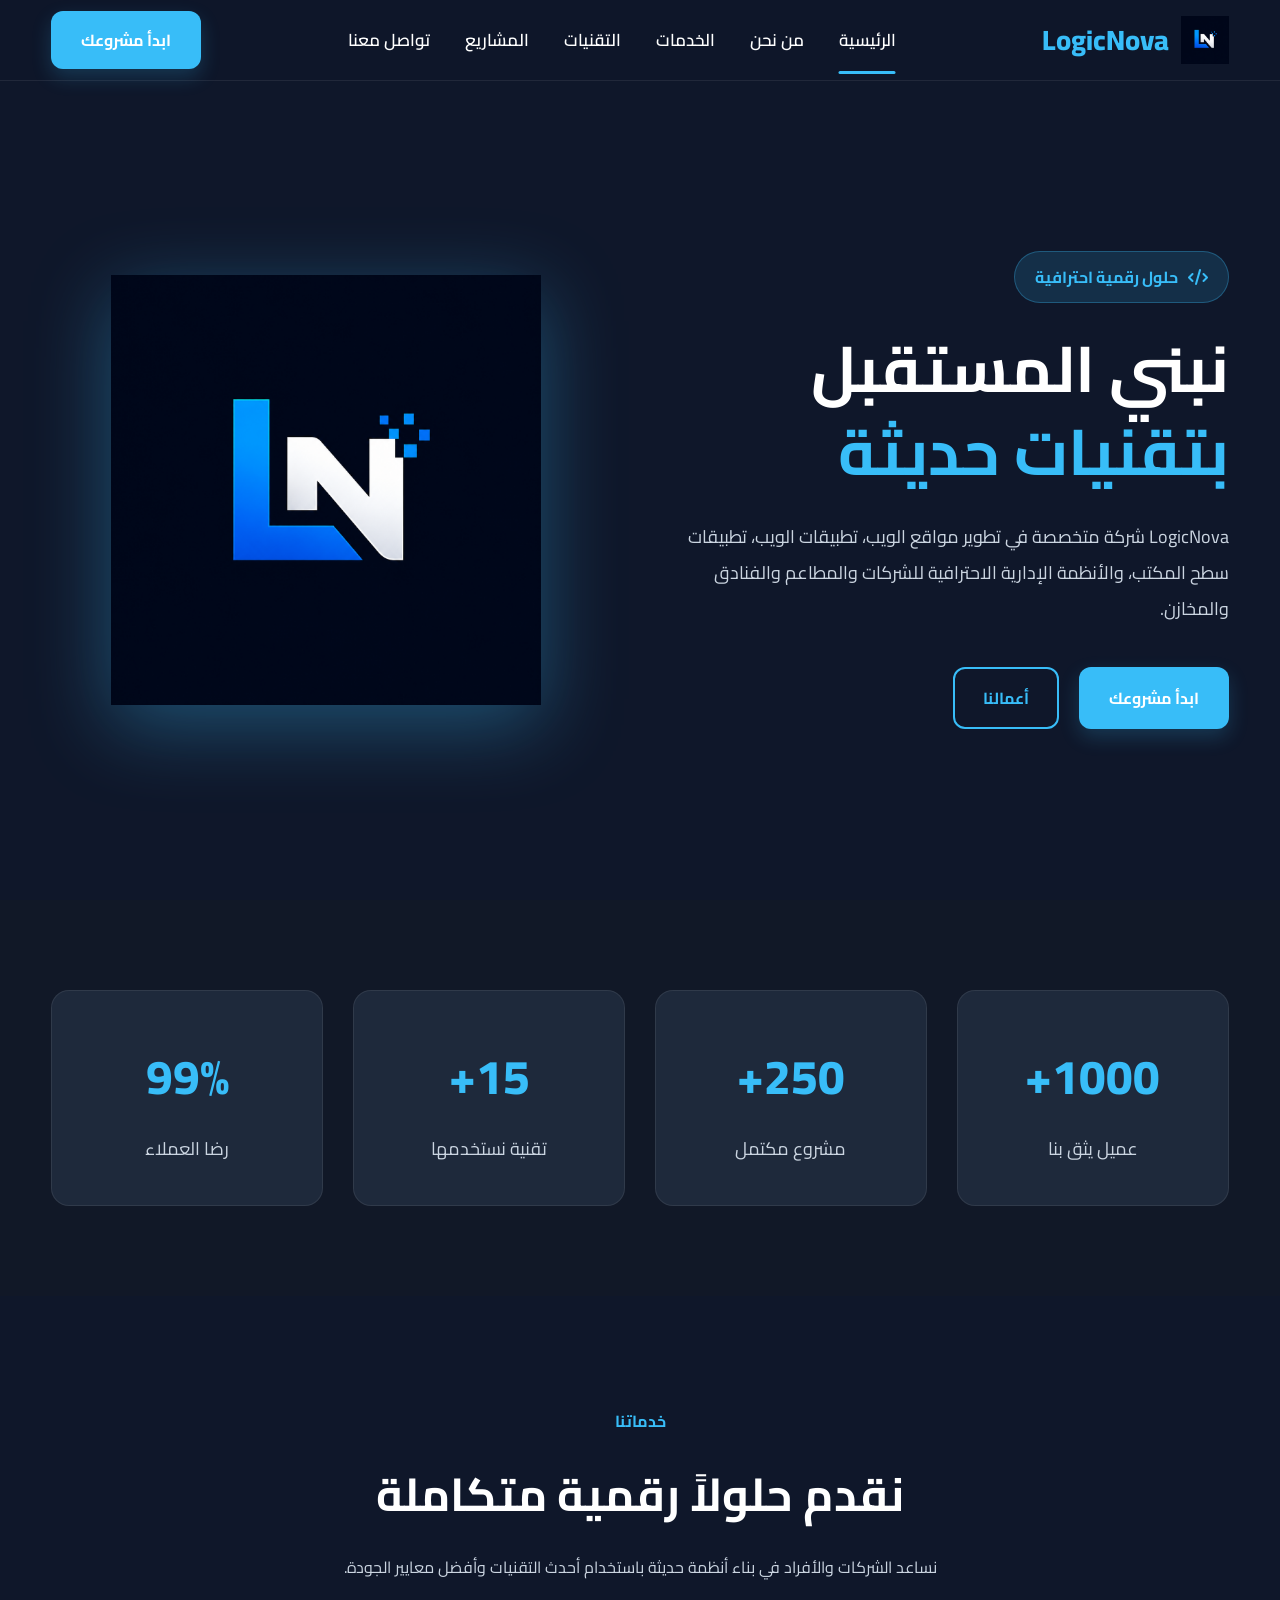
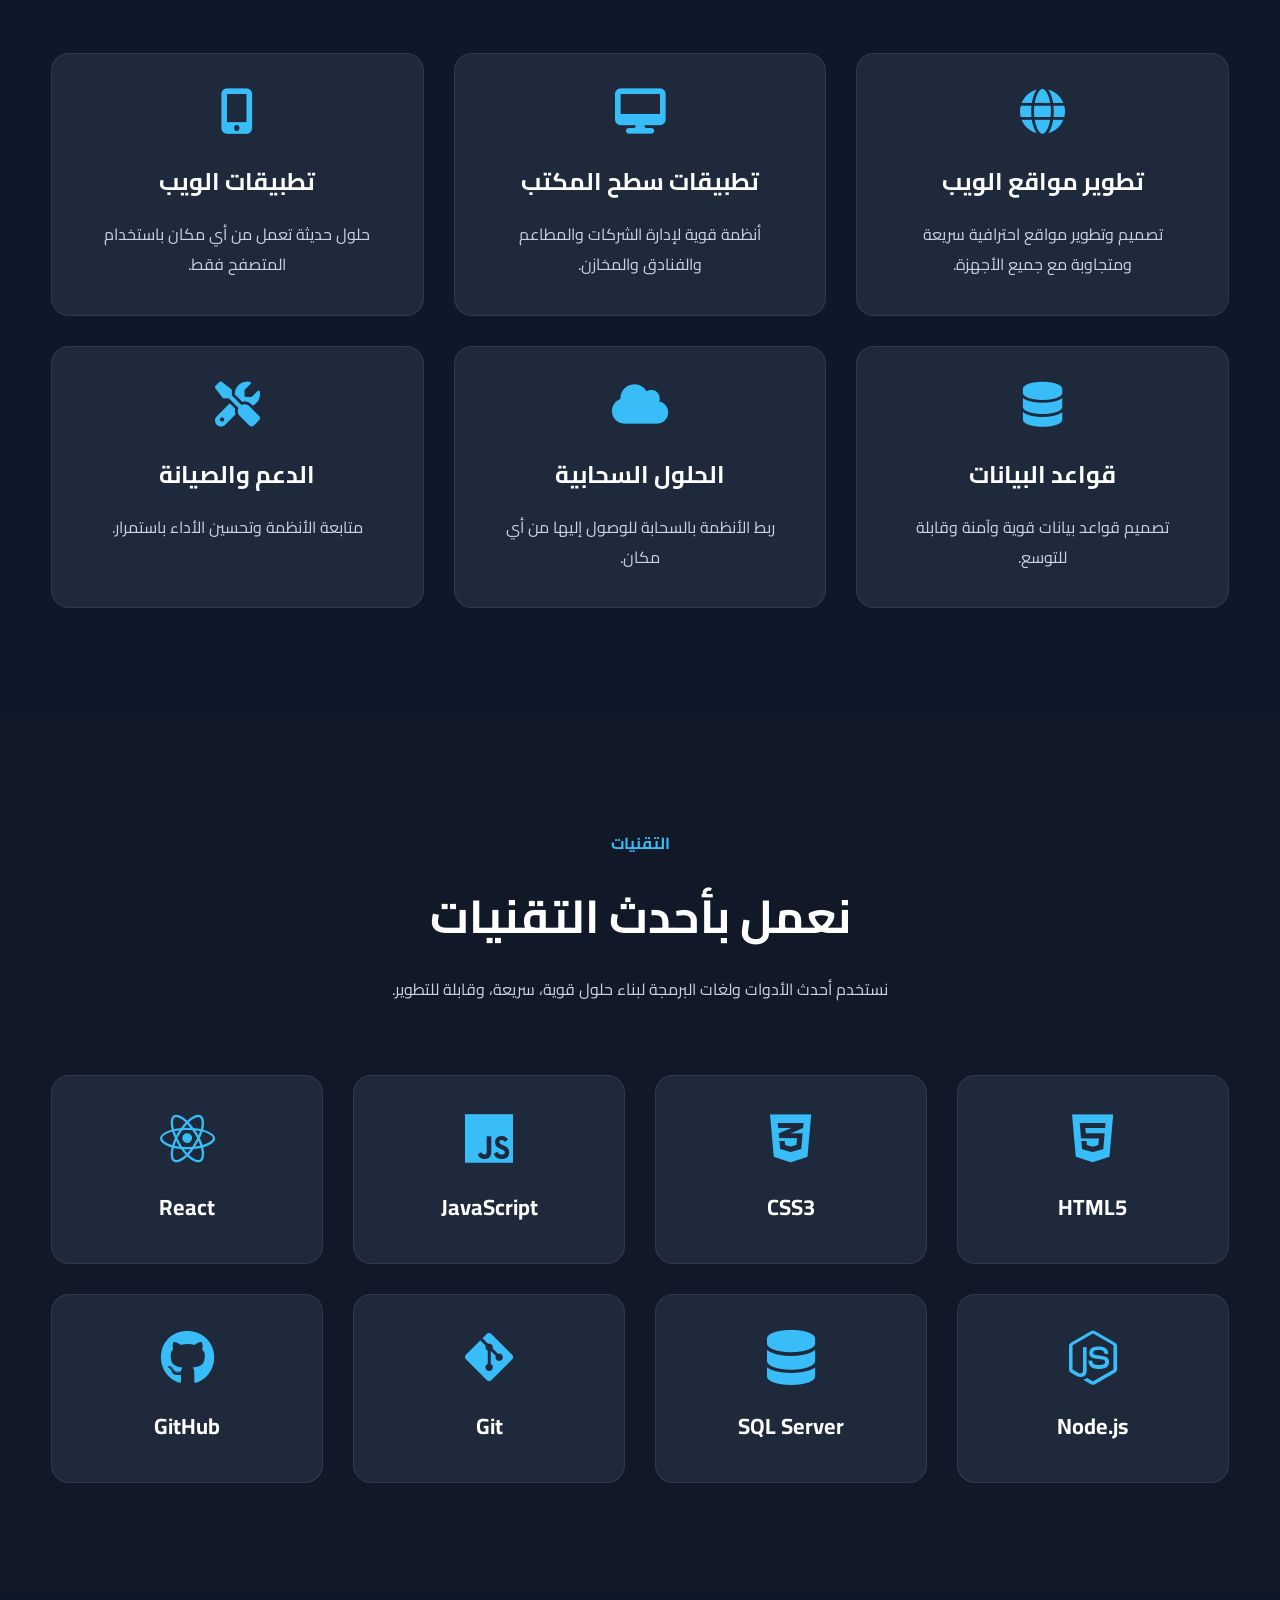
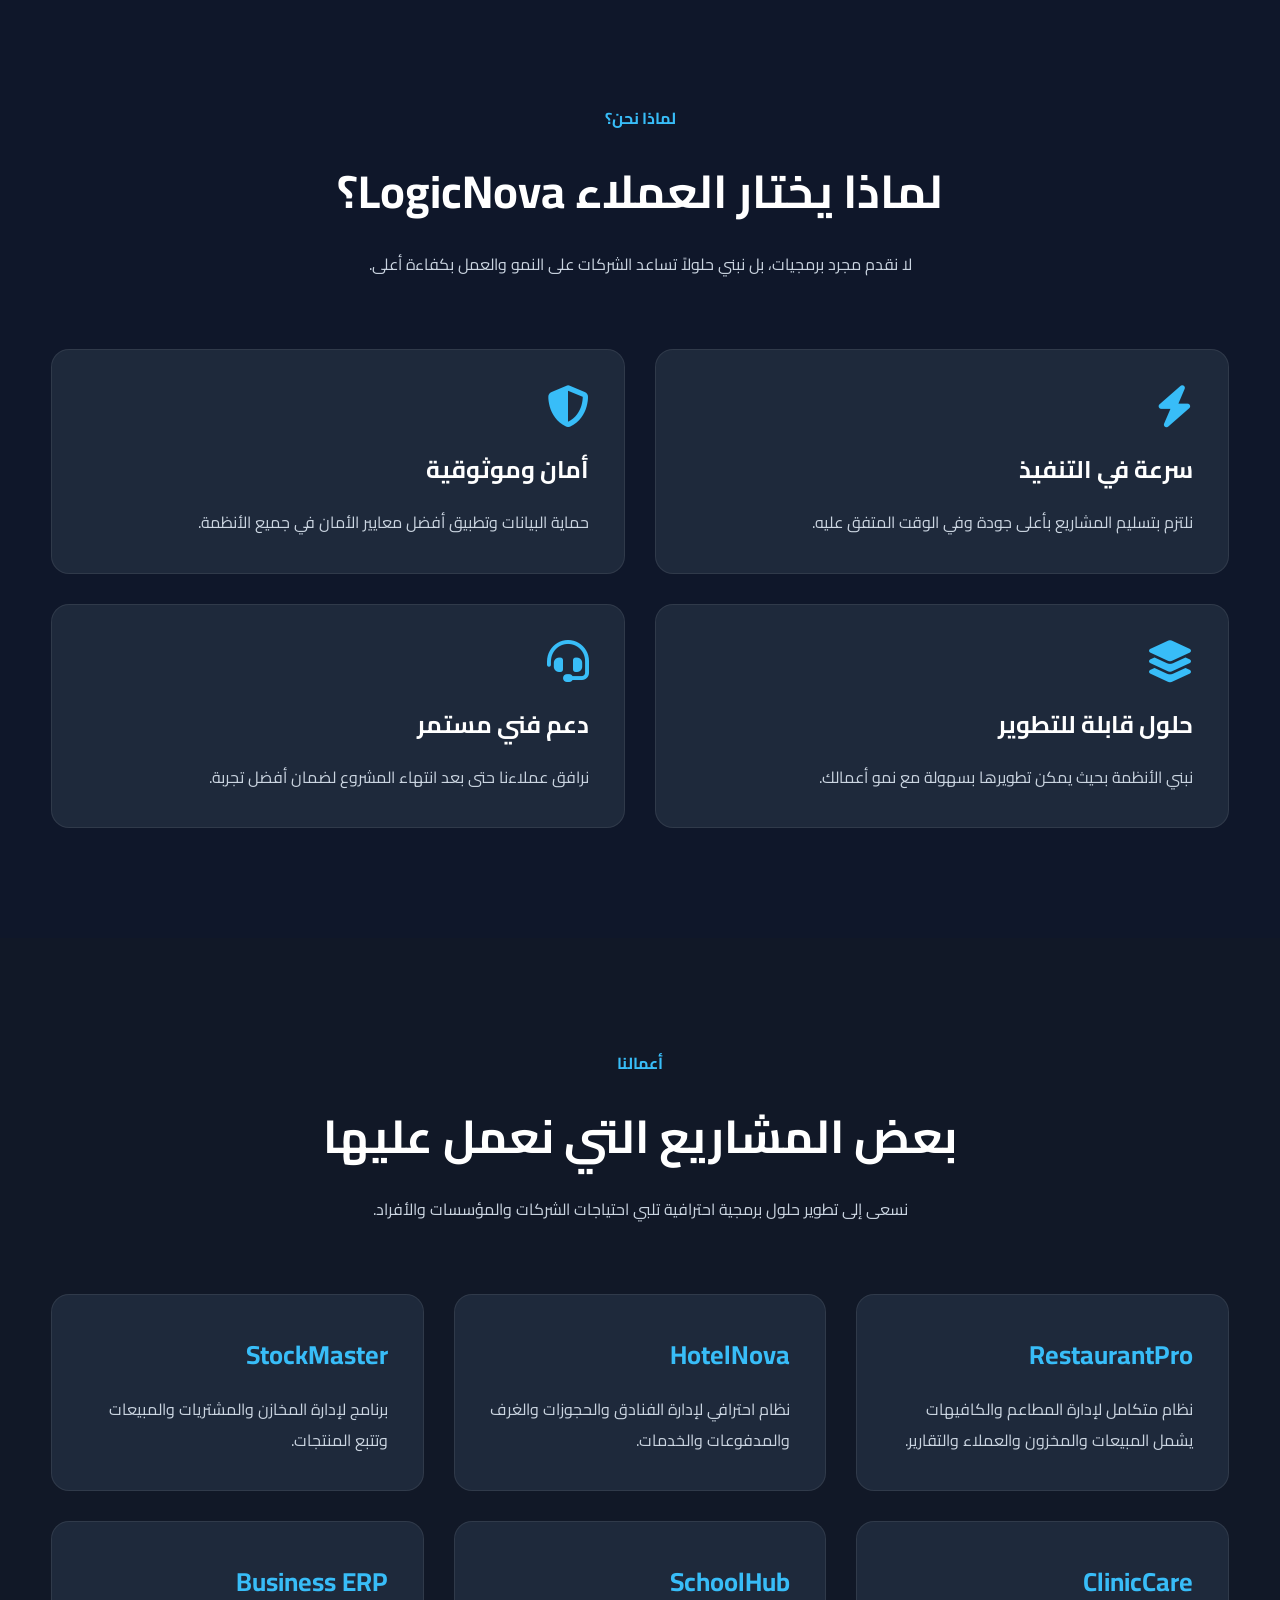
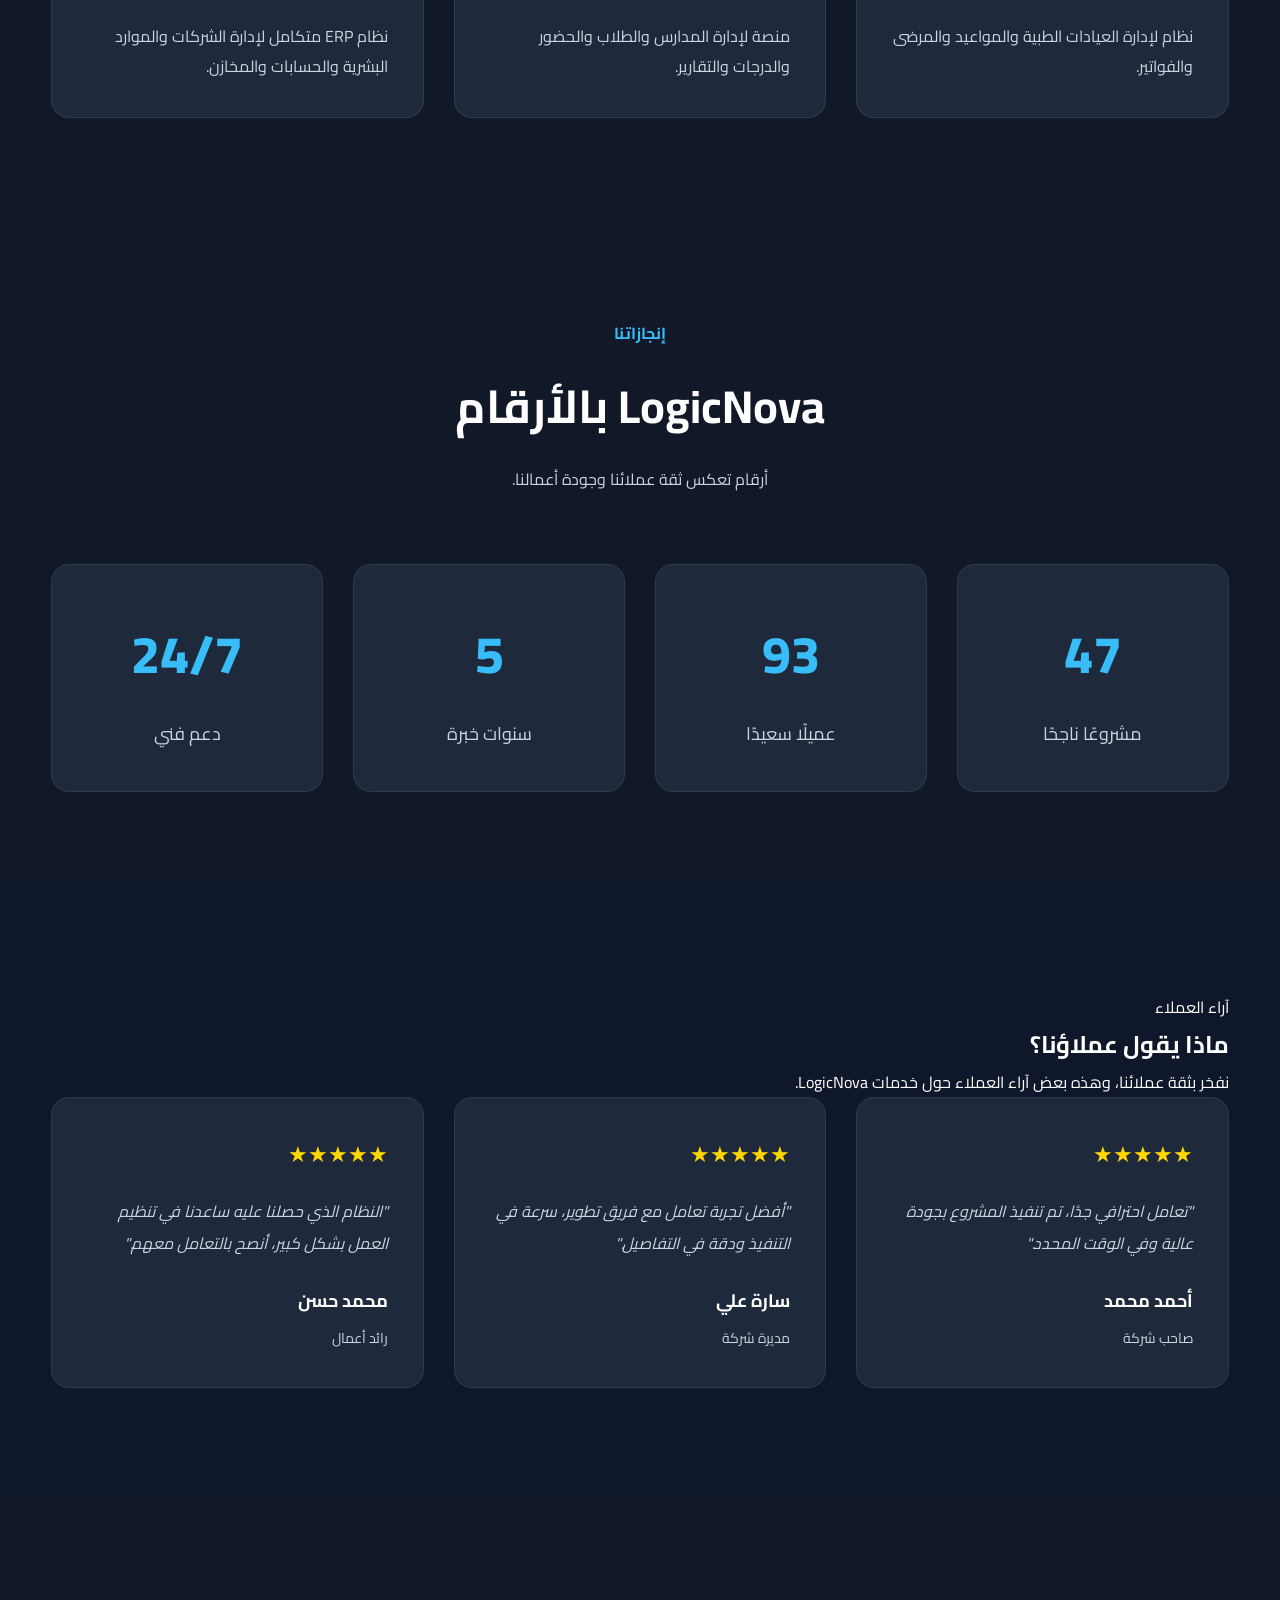
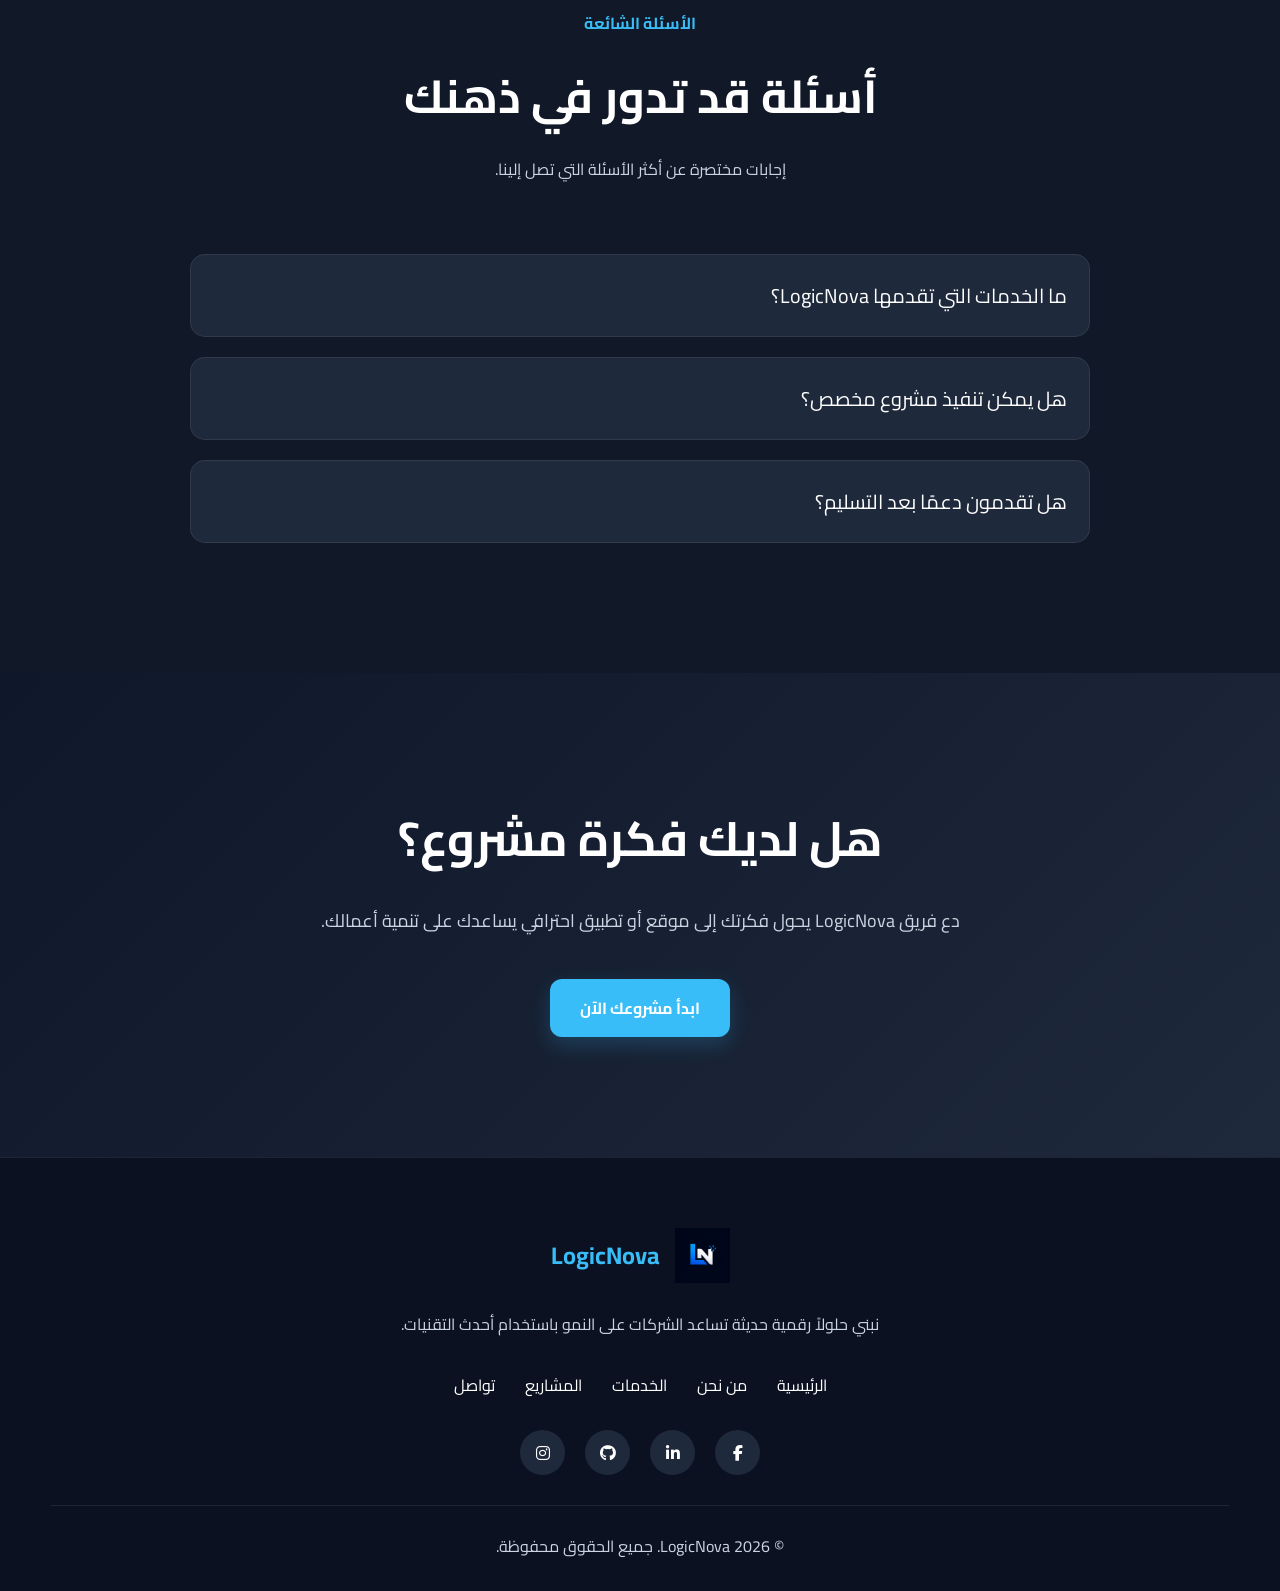
<file: index.html>
<!DOCTYPE html>
<html lang="ar" dir="rtl">

<head>

    <!-- الترميز -->
    <meta charset="UTF-8">

    <!-- التوافق مع جميع الأجهزة -->
    <meta name="viewport" content="width=device-width, initial-scale=1.0">

    <!-- عنوان الصفحة -->
    <title>LogicNova | نبني حلولاً رقمية للمستقبل</title>

    <!-- Google Search Console -->
<meta name="google-site-verification" content="FTLG_TwvMfAm0OCQ9CIM8reVuLt4sKBWLSFWtVhgXYE" />

    <!-- وصف الموقع -->
    <meta name="description"
        content="LogicNova شركة متخصصة في تطوير المواقع الإلكترونية وتطبيقات الويب وسطح المكتب وأنظمة ERP والحلول الرقمية الحديثة.">

    <!-- الكلمات المفتاحية -->
    <meta name="keywords"
        content="LogicNova, برمجة, تصميم مواقع, ERP, Software, Web Development, Desktop Applications">

    <!-- اسم الكاتب -->
    <meta name="author" content="LogicNova Team">

    <!-- السماح بالأرشفة -->
    <meta name="robots" content="index, follow">

    <!-- Canonical -->
    <link rel="canonical" href="https://logicnovateam.github.io/LogicNova/">

    <!-- Open Graph -->
    <meta property="og:type" content="website">
    <meta property="og:title" content="LogicNova | نبني حلولاً رقمية للمستقبل">
    <meta property="og:description"
        content="شركة LogicNova لتطوير المواقع والتطبيقات وأنظمة ERP الاحترافية.">
    <meta property="og:image"
        content="https://logicnovateam.github.io/LogicNova/images/logo.png">
    <meta property="og:url"
        content="https://logicnovateam.github.io/LogicNova/og-image.png">
    <meta property="og:site_name" content="LogicNova">

    <!-- Twitter -->
    <meta name="twitter:card" content="summary_large_image">
    <meta name="twitter:title" content="LogicNova">
    <meta name="twitter:description"
        content="شركة LogicNova للحلول البرمجية الحديثة.">
    <meta name="twitter:image"
        content="https://logicnovateam.github.io/LogicNova/images/logo.png">

    <!-- Favicon -->
    <link rel="icon" type="image/x-icon" href="favicon.ico">

    <!-- Google Fonts -->
    <link rel="preconnect" href="https://fonts.googleapis.com">

    <link rel="preconnect" href="https://fonts.gstatic.com" crossorigin>

    <link href="https://fonts.googleapis.com/css2?family=Cairo:wght@300;400;600;700;800&display=swap"
        rel="stylesheet">

    <!-- Font Awesome -->
    <link rel="stylesheet"
        href="https://cdnjs.cloudflare.com/ajax/libs/font-awesome/6.7.2/css/all.min.css">

    <!-- CSS -->
    <link rel="stylesheet" href="css/style.css">

    <link rel="stylesheet" href="css/responsive.css">

<!-- Google Analytics -->
<script async src="https://www.googletagmanager.com/gtag/js?id=G-9XP853S2KN"></script>
<script>
  window.dataLayer = window.dataLayer || [];
  function gtag(){dataLayer.push(arguments);}
  gtag('js', new Date());

  gtag('config', 'G-9XP853S2KN');
</script>

</head>

<body>
<!-- ========================= -->
<!-- Header -->
<!-- ========================= -->

<header class="header">

    <div class="container">

        <!-- Logo -->

        <a href="index.html" class="logo">

            <img src="images/logo.png" alt="LogicNova Logo">

            <span>LogicNova</span>

        </a>

        <!-- Navigation -->

        <nav class="navbar">

            <ul>

                <li><a href="index.html" class="active">الرئيسية</a></li>

                <li><a href="about.html">من نحن</a></li>

                <li><a href="services.html">الخدمات</a></li>

                <li><a href="technologies.html">التقنيات</a></li>

                <li><a href="projects.html">المشاريع</a></li>

                <li><a href="contact.html">تواصل معنا</a></li>

            </ul>

        </nav>

        <!-- Button -->

        <a href="contact.html" class="btn-primary">

            ابدأ مشروعك

        </a>

    </div>

</header>
<!-- ========================= -->
<!-- Hero -->
<!-- ========================= -->

<section class="hero">

    <div class="container hero-container">

        <div class="hero-content">

            <span class="hero-badge">

                <i class="fa-solid fa-code"></i>

                حلول رقمية احترافية

            </span>

            <h1>

                نبني المستقبل

                <span>بتقنيات حديثة</span>

            </h1>

            <p>

                LogicNova شركة متخصصة في تطوير مواقع الويب،
                تطبيقات الويب، تطبيقات سطح المكتب، والأنظمة الإدارية
                الاحترافية للشركات والمطاعم والفنادق والمخازن.

            </p>

            <div class="hero-buttons">

                <a href="contact.html" class="btn-primary">

                    ابدأ مشروعك

                </a>

                <a href="projects.html" class="btn-secondary">

                    أعمالنا

                </a>

            </div>

        </div>
                <div class="hero-image">

            <img src="images/logo.png" alt="LogicNova Hero">

        </div>

    </div>

</section>
<!-- ========================= -->
<!-- Statistics -->
<!-- ========================= -->

<section class="stats">

    <div class="container">

        <div class="stats-grid">

            <div class="stat-card">

                <h2>1000+</h2>

                <p>عميل يثق بنا</p>

            </div>

            <div class="stat-card">

                <h2>250+</h2>

                <p>مشروع مكتمل</p>

            </div>
                        <div class="stat-card">

                <h2>15+</h2>

                <p>تقنية نستخدمها</p>

            </div>

            <div class="stat-card">

                <h2>99%</h2>

                <p>رضا العملاء</p>

            </div>

        </div>

    </div>

</section>
<!-- ========================= -->
<!-- Services -->
<!-- ========================= -->

<section class="services reveal">

    <div class="container">

        <div class="section-title">

            <span>خدماتنا</span>

            <h2>نقدم حلولاً رقمية متكاملة</h2>

            <p>

                نساعد الشركات والأفراد في بناء أنظمة حديثة
                باستخدام أحدث التقنيات وأفضل معايير الجودة.

            </p>

        </div>

        <div class="services-grid">
                        <div class="service-card">

                <i class="fa-solid fa-globe"></i>

                <h3>تطوير مواقع الويب</h3>

                <p>

                    تصميم وتطوير مواقع احترافية
                    سريعة ومتجاوبة مع جميع الأجهزة.

                </p>

            </div>

            <div class="service-card">

                <i class="fa-solid fa-desktop"></i>

                <h3>تطبيقات سطح المكتب</h3>

                <p>

                    أنظمة قوية لإدارة الشركات
                    والمطاعم والفنادق والمخازن.

                </p>

            </div>

            <div class="service-card">

                <i class="fa-solid fa-mobile-screen-button"></i>

                <h3>تطبيقات الويب</h3>

                <p>

                    حلول حديثة تعمل من أي مكان
                    باستخدام المتصفح فقط.

                </p>

            </div>
                        <div class="service-card">

                <i class="fa-solid fa-database"></i>

                <h3>قواعد البيانات</h3>

                <p>

                    تصميم قواعد بيانات
                    قوية وآمنة وقابلة للتوسع.

                </p>

            </div>

            <div class="service-card">

                <i class="fa-solid fa-cloud"></i>

                <h3>الحلول السحابية</h3>

                <p>

                    ربط الأنظمة بالسحابة
                    للوصول إليها من أي مكان.

                </p>

            </div>

            <div class="service-card">

                <i class="fa-solid fa-screwdriver-wrench"></i>

                <h3>الدعم والصيانة</h3>

                <p>

                    متابعة الأنظمة
                    وتحسين الأداء باستمرار.

                </p>

            </div>

        </div>

    </div>

</section>
<!-- ========================= -->
<!-- Technologies -->
<!-- ========================= -->

<section class="technologies reveal">

    <div class="container">

        <div class="section-title">

            <span>التقنيات</span>

            <h2>نعمل بأحدث التقنيات</h2>

            <p>

                نستخدم أحدث الأدوات ولغات البرمجة
                لبناء حلول قوية، سريعة، وقابلة للتطوير.

            </p>

        </div>

        <div class="tech-grid">
                        <div class="tech-card">
                <i class="fa-brands fa-html5"></i>
                <h3>HTML5</h3>
            </div>

            <div class="tech-card">
                <i class="fa-brands fa-css3-alt"></i>
                <h3>CSS3</h3>
            </div>

            <div class="tech-card">
                <i class="fa-brands fa-js"></i>
                <h3>JavaScript</h3>
            </div>

            <div class="tech-card">
                <i class="fa-brands fa-react"></i>
                <h3>React</h3>
            </div>
                        <div class="tech-card">
                <i class="fa-brands fa-node-js"></i>
                <h3>Node.js</h3>
            </div>

            <div class="tech-card">
                <i class="fa-solid fa-database"></i>
                <h3>SQL Server</h3>
            </div>

            <div class="tech-card">
                <i class="fa-brands fa-git-alt"></i>
                <h3>Git</h3>
            </div>

            <div class="tech-card">
                <i class="fa-brands fa-github"></i>
                <h3>GitHub</h3>
            </div>

        </div>

    </div>

</section>
<!-- ========================= -->
<!-- Why Choose LogicNova -->
<!-- ========================= -->

<section class="why-us">

    <div class="container">

        <div class="section-title">

            <span>لماذا نحن؟</span>

            <h2>لماذا يختار العملاء LogicNova؟</h2>

            <p>

                لا نقدم مجرد برمجيات، بل نبني حلولاً تساعد
                الشركات على النمو والعمل بكفاءة أعلى.

            </p>

        </div>

        <div class="why-grid">
                        <div class="why-card">

                <i class="fa-solid fa-bolt"></i>

                <h3>سرعة في التنفيذ</h3>

                <p>

                    نلتزم بتسليم المشاريع بأعلى جودة
                    وفي الوقت المتفق عليه.

                </p>

            </div>

            <div class="why-card">

                <i class="fa-solid fa-shield-halved"></i>

                <h3>أمان وموثوقية</h3>

                <p>

                    حماية البيانات وتطبيق أفضل
                    معايير الأمان في جميع الأنظمة.

                </p>

            </div>

            <div class="why-card">

                <i class="fa-solid fa-layer-group"></i>

                <h3>حلول قابلة للتطوير</h3>

                <p>

                    نبني الأنظمة بحيث يمكن
                    تطويرها بسهولة مع نمو أعمالك.

                </p>

            </div>

            <div class="why-card">

                <i class="fa-solid fa-headset"></i>

                <h3>دعم فني مستمر</h3>

                <p>

                    نرافق عملاءنا حتى بعد
                    انتهاء المشروع لضمان أفضل تجربة.

                </p>

            </div>

        </div>

    </div>

</section>
<!-- ========================= -->
<!-- Projects -->
<!-- ========================= -->

<section class="projects reveal">

    <div class="container">

        <div class="section-title">

            <span>أعمالنا</span>

            <h2>بعض المشاريع التي نعمل عليها</h2>

            <p>

                نسعى إلى تطوير حلول برمجية احترافية تلبي احتياجات
                الشركات والمؤسسات والأفراد.

            </p>

        </div>

        <div class="projects-grid">
                        <div class="project-card">

                <h3>RestaurantPro</h3>

                <p>

                    نظام متكامل لإدارة المطاعم والكافيهات
                    يشمل المبيعات والمخزون والعملاء والتقارير.

                </p>

            </div>

            <div class="project-card">

                <h3>HotelNova</h3>

                <p>

                    نظام احترافي لإدارة الفنادق والحجوزات
                    والغرف والمدفوعات والخدمات.

                </p>

            </div>

            <div class="project-card">

                <h3>StockMaster</h3>

                <p>

                    برنامج لإدارة المخازن والمشتريات
                    والمبيعات وتتبع المنتجات.

                </p>

            </div>
                        <div class="project-card">

                <h3>ClinicCare</h3>

                <p>

                    نظام لإدارة العيادات الطبية
                    والمواعيد والمرضى والفواتير.

                </p>

            </div>

            <div class="project-card">

                <h3>SchoolHub</h3>

                <p>

                    منصة لإدارة المدارس والطلاب
                    والحضور والدرجات والتقارير.

                </p>

            </div>

            <div class="project-card">

                <h3>Business ERP</h3>

                <p>

                    نظام ERP متكامل لإدارة الشركات
                    والموارد البشرية والحسابات والمخازن.

                </p>

            </div>

        </div>

    </div>

</section>

<!-- ========================= -->
<!-- Statistics -->
<!-- ========================= -->

<section class="stats reveal">

    <div class="container">

        <div class="section-title">

            <span>إنجازاتنا</span>

            <h2>LogicNova بالأرقام</h2>

            <p>

                أرقام تعكس ثقة عملائنا وجودة أعمالنا.

            </p>

        </div>

        <div class="stats-grid">
            <div class="stat-card">

    <h3 class="counter" data-target="50">0</h3>

    <p>مشروعًا ناجحًا</p>

</div>

<div class="stat-card">

    <h3 class="counter" data-target="100">0</h3>

    <p>عميلًا سعيدًا</p>

</div>

<div class="stat-card">

    <h3 class="counter" data-target="5">0</h3>

    <p>سنوات خبرة</p>

</div>

<div class="stat-card">

    <h3>24/7</h3>

    <p>دعم فني</p>

</div>
</div>

</div>

</section>

<!-- ========================= -->
<!-- Testimonials -->
<!-- ========================= -->

<section class="testimonials reveal">

    <div class="container">

        <div class="section-header">

            <span>آراء العملاء</span>

            <h2>ماذا يقول عملاؤنا؟</h2>

            <p>
                نفخر بثقة عملائنا، وهذه بعض آراء العملاء حول خدمات LogicNova.
            </p>

        </div>

        <div class="testimonials-grid">

            <div class="testimonial-card">

                <div class="stars">★★★★★</div>

                <p>
                    "تعامل احترافي جدًا، تم تنفيذ المشروع بجودة عالية وفي الوقت المحدد."
                </p>

                <div class="client">
                    <div>
                        <h4>أحمد محمد</h4>
                        <span>صاحب شركة</span>
                    </div>
                </div>

            </div>

            <div class="testimonial-card">

                <div class="stars">★★★★★</div>

                <p>
                    "أفضل تجربة تعامل مع فريق تطوير، سرعة في التنفيذ ودقة في التفاصيل."
                </p>

                <div class="client">
                    <div>
                        <h4>سارة علي</h4>
                        <span>مديرة شركة</span>
                    </div>
                </div>

            </div>

            <div class="testimonial-card">

                <div class="stars">★★★★★</div>

                <p>
                    "النظام الذي حصلنا عليه ساعدنا في تنظيم العمل بشكل كبير، أنصح بالتعامل معهم."
                </p>

                <div class="client">
                    <div>
                        <h4>محمد حسن</h4>
                        <span>رائد أعمال</span>
                    </div>
                </div>

            </div>

        </div>

    </div>

</section>

<!-- ========================= -->
<!-- FAQ -->
<!-- ========================= -->

<section class="faq">

    <div class="container">

        <div class="section-title">

            <span>الأسئلة الشائعة</span>

            <h2>أسئلة قد تدور في ذهنك</h2>

            <p>

                إجابات مختصرة عن أكثر الأسئلة التي تصل إلينا.

            </p>

        </div>

        <div class="faq-container">

            <div class="faq-item">

                <button class="faq-question">

                    ما الخدمات التي تقدمها LogicNova؟

                </button>

                <div class="faq-answer">

                    <p>

                        نقدم تطوير مواقع الويب، تطبيقات الويب، تطبيقات سطح المكتب، وأنظمة الإدارة المتخصصة للشركات.

                    </p>

                </div>

            </div>

            <div class="faq-item">

                <button class="faq-question">

                    هل يمكن تنفيذ مشروع مخصص؟

                </button>

                <div class="faq-answer">

                    <p>

                        نعم، يتم تصميم كل مشروع وفقًا لاحتياجات العميل وأهدافه.

                    </p>

                </div>

            </div>

            <div class="faq-item">

                <button class="faq-question">

                    هل تقدمون دعمًا بعد التسليم؟

                </button>

                <div class="faq-answer">

                    <p>

                        نعم، نوفر الدعم الفني والصيانة حسب الاتفاق مع العميل.

                    </p>

                </div>

            </div>

        </div>

    </div>

</section>
<!-- ========================= -->
<!-- Contact CTA -->
<!-- ========================= -->

<section class="contact-cta">

    <div class="container">

        <h2>

            هل لديك فكرة مشروع؟

        </h2>

        <p>

            دع فريق LogicNova يحول فكرتك إلى موقع أو تطبيق احترافي
            يساعدك على تنمية أعمالك.

        </p>

        <!-- Mobile Menu Button -->
<div class="menu-toggle">
    <span></span>
    <span></span>
    <span></span>
</div>

<!-- Button -->
        <a href="contact.html" class="btn-primary">

            ابدأ مشروعك الآن

        </a>

    </div>

</section>
<!-- ========================= -->
<!-- Footer -->
<!-- ========================= -->

<footer class="footer">

    <div class="container">

        <div class="footer-logo">

            <img src="images/logo.png" alt="LogicNova">

            <h2>LogicNova</h2>

        </div>

        <p>

            نبني حلولاً رقمية حديثة تساعد الشركات على النمو باستخدام أحدث التقنيات.

        </p>

        <div class="footer-links">

            <a href="index.html">الرئيسية</a>

            <a href="about.html">من نحن</a>

            <a href="services.html">الخدمات</a>

            <a href="projects.html">المشاريع</a>

            <a href="contact.html">تواصل</a>

        </div>

        <div class="footer-social">

            <a href="#"><i class="fa-brands fa-facebook-f"></i></a>

            <a href="#"><i class="fa-brands fa-linkedin-in"></i></a>

            <a href="#"><i class="fa-brands fa-github"></i></a>

            <a href="#"><i class="fa-brands fa-instagram"></i></a>

        </div>

        <div class="copyright">

            © 2026 LogicNova. جميع الحقوق محفوظة.

        </div>

    </div>

</footer>

<script src="js/script.js"></script>

</body>

</html>
</file>
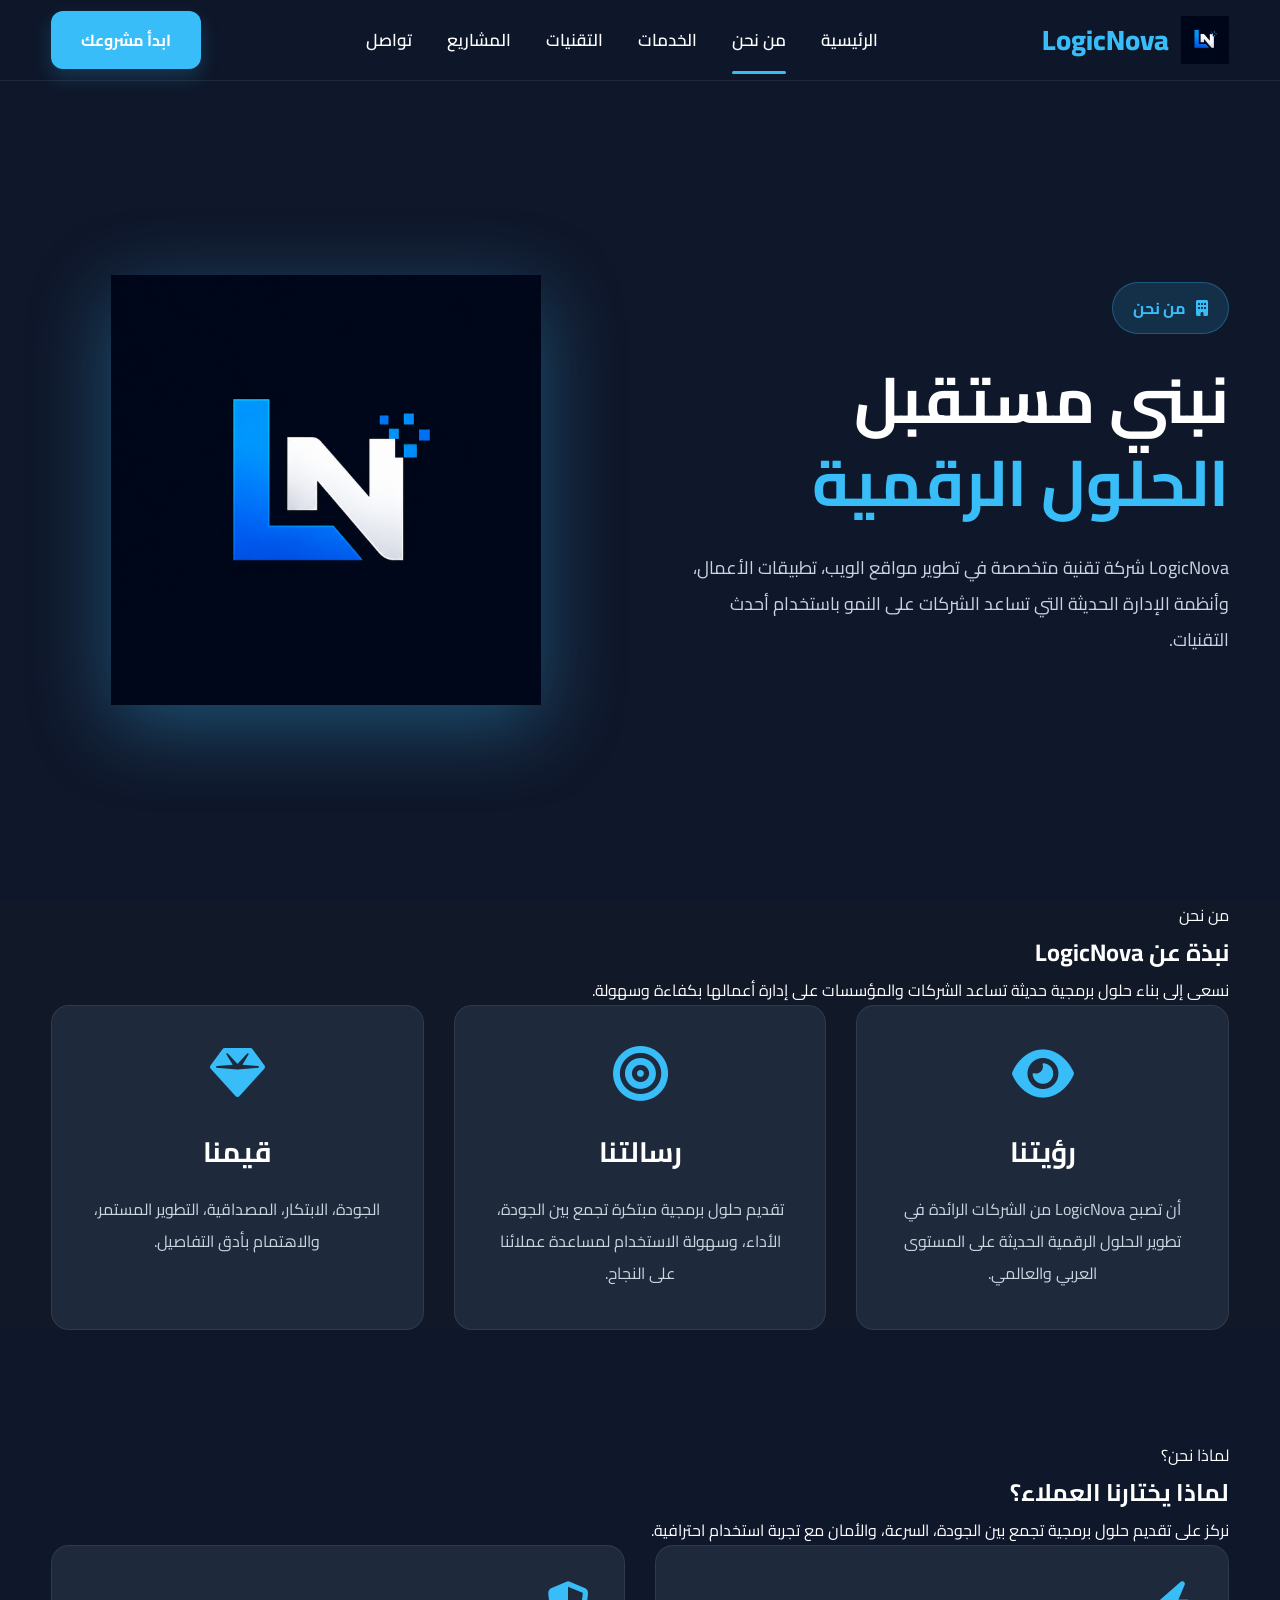
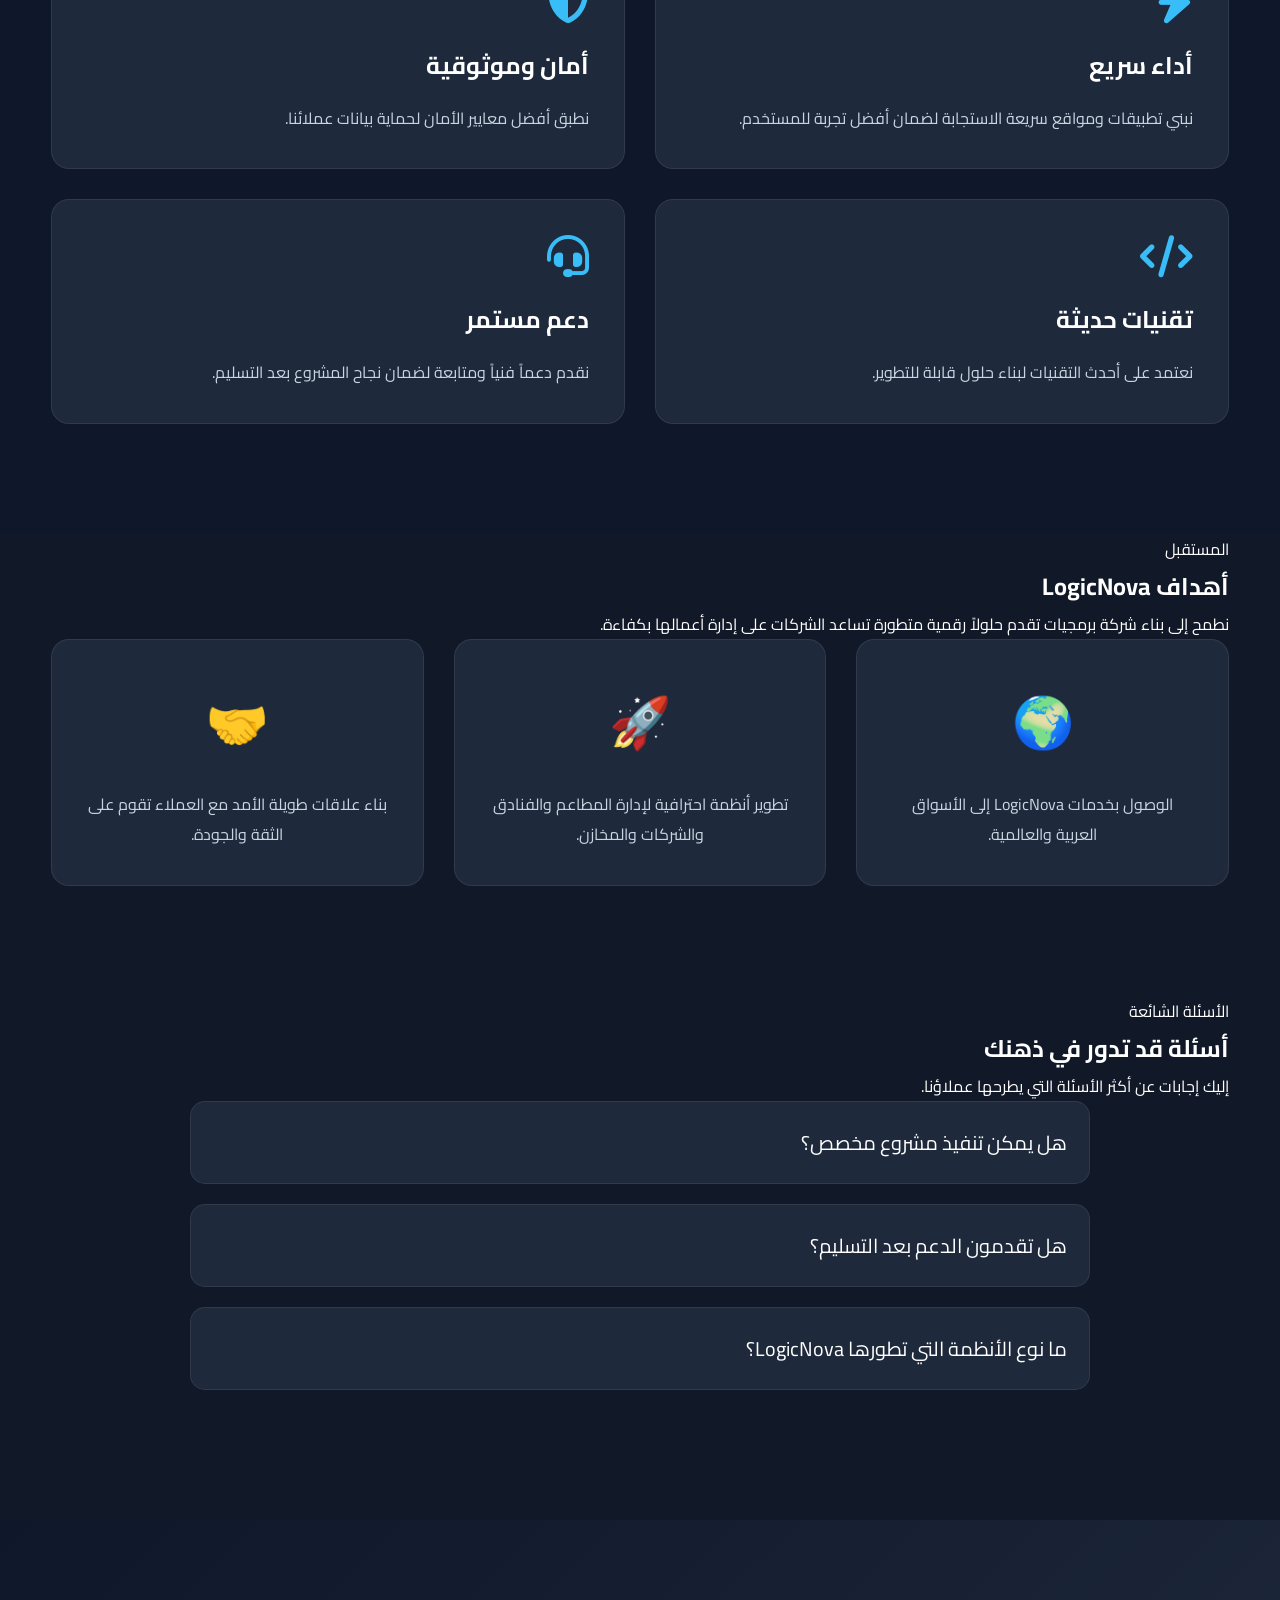
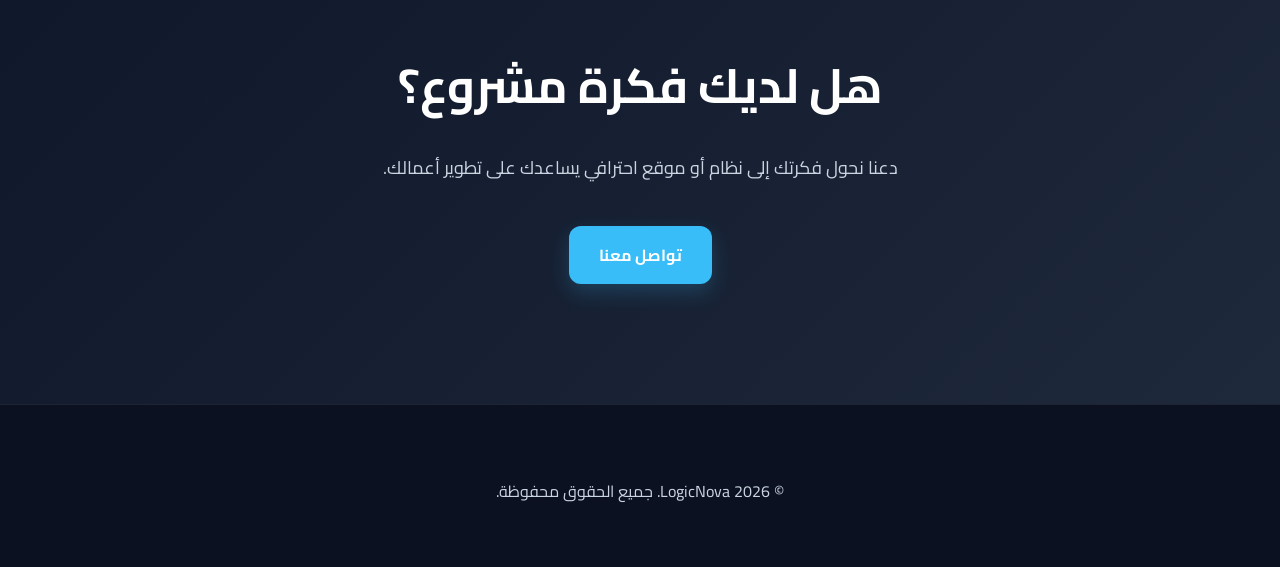
<file: about.html>
<!DOCTYPE html>
<html lang="ar" dir="rtl">

<head>

    <!-- Open Graph -->
<meta property="og:type" content="website">
<meta property="og:title" content="LogicNova | حلول رقمية للمستقبل">
<meta property="og:description" content="شركة LogicNova متخصصة في تطوير مواقع الويب، تطبيقات الجوال، أنظمة ERP، وحلول البرمجيات الاحترافية.">
<meta property="og:image" content="https://logicnovateam.github.io/LogicNova/og-image.png">
<meta property="og:url" content="https://logicnovateam.github.io/LogicNova/">
<meta property="og:site_name" content="LogicNova">

<!-- Twitter -->
<meta name="twitter:card" content="summary_large_image">
<meta name="twitter:title" content="LogicNova | حلول رقمية للمستقبل">
<meta name="twitter:description" content="شركة LogicNova لتطوير البرمجيات والحلول الرقمية الاحترافية.">
<meta name="twitter:image" content="https://logicnovateam.github.io/LogicNova/og-image.png">

    <meta charset="UTF-8">

    <meta name="viewport" content="width=device-width, initial-scale=1.0">

    <title>من نحن | LogicNova</title>

    <link rel="preconnect" href="https://fonts.googleapis.com">

    <link rel="preconnect" href="https://fonts.gstatic.com" crossorigin>

    <link href="https://fonts.googleapis.com/css2?family=Cairo:wght@300;400;600;700;800&display=swap" rel="stylesheet">

    <link rel="stylesheet" href="https://cdnjs.cloudflare.com/ajax/libs/font-awesome/6.7.2/css/all.min.css">

    <link rel="stylesheet" href="css/style.css">

    <!-- Google Analytics -->
<script async src="https://www.googletagmanager.com/gtag/js?id=G-9XP853S2KN"></script>
<script>
  window.dataLayer = window.dataLayer || [];
  function gtag(){dataLayer.push(arguments);}
  gtag('js', new Date());

  gtag('config', 'G-9XP853S2KN');
</script>

</head>

<body>

    <header class="header">

        <div class="container">

            <a href="index.html" class="logo">

                <img src="images/logo.png" alt="LogicNova">

                <span>LogicNova</span>

            </a>

            <nav class="navbar">

                <ul>

                    <li><a href="index.html">الرئيسية</a></li>

                    <li><a class="active" href="about.html">من نحن</a></li>

                    <li><a href="services.html">الخدمات</a></li>

                    <li><a href="technologies.html">التقنيات</a></li>

                    <li><a href="projects.html">المشاريع</a></li>

                    <li><a href="contact.html">تواصل</a></li>

                </ul>

            </nav>

            <a href="contact.html" class="btn-primary">

                ابدأ مشروعك

            </a>

        </div>

    </header>
    <!-- ========================= -->
<!-- Hero -->
<!-- ========================= -->

<section class="hero">

    <div class="container hero-container">

        <div class="hero-content">

            <span class="hero-badge">

                <i class="fa-solid fa-building"></i>

                من نحن

            </span>

            <h1>

                نبني مستقبل

                <span>الحلول الرقمية</span>

            </h1>

            <p>

                LogicNova شركة تقنية متخصصة في تطوير مواقع الويب،
                تطبيقات الأعمال، وأنظمة الإدارة الحديثة التي تساعد
                الشركات على النمو باستخدام أحدث التقنيات.

            </p>

        </div>

        <div class="hero-image">

            <img src="images/logo.png" alt="LogicNova">

        </div>

    </div>

</section>
<!-- ========================= -->
<!-- About Company -->
<!-- ========================= -->

<section class="about-company">

    <div class="container">

        <div class="section-header">

            <span>من نحن</span>

            <h2>نبذة عن LogicNova</h2>

            <p>

                نسعى إلى بناء حلول برمجية حديثة تساعد الشركات
                والمؤسسات على إدارة أعمالها بكفاءة وسهولة.

            </p>

        </div>

        <div class="company-grid">
            <div class="company-card">

    <i class="fa-solid fa-eye"></i>

    <h3>رؤيتنا</h3>

    <p>

        أن تصبح LogicNova من الشركات الرائدة في تطوير
        الحلول الرقمية الحديثة على المستوى العربي والعالمي.

    </p>

</div>

<div class="company-card">

    <i class="fa-solid fa-bullseye"></i>

    <h3>رسالتنا</h3>

    <p>

        تقديم حلول برمجية مبتكرة تجمع بين الجودة،
        الأداء، وسهولة الاستخدام لمساعدة عملائنا على النجاح.

    </p>

</div>
<div class="company-card">

    <i class="fa-solid fa-gem"></i>

    <h3>قيمنا</h3>

    <p>

        الجودة، الابتكار، المصداقية،
        التطوير المستمر، والاهتمام بأدق التفاصيل.

    </p>

</div>

</div>

</div>

</section>
<!-- ========================= -->
<!-- Why Choose Us -->
<!-- ========================= -->

<section class="why-us">

    <div class="container">

        <div class="section-header">

            <span>لماذا نحن؟</span>

            <h2>لماذا يختارنا العملاء؟</h2>

            <p>

                نركز على تقديم حلول برمجية تجمع بين الجودة،
                السرعة، والأمان مع تجربة استخدام احترافية.

            </p>

        </div>

        <div class="why-grid">
            <div class="why-card">

    <i class="fa-solid fa-bolt"></i>

    <h3>أداء سريع</h3>

    <p>

        نبني تطبيقات ومواقع سريعة الاستجابة
        لضمان أفضل تجربة للمستخدم.

    </p>

</div>

<div class="why-card">

    <i class="fa-solid fa-shield-halved"></i>

    <h3>أمان وموثوقية</h3>

    <p>

        نطبق أفضل معايير الأمان
        لحماية بيانات عملائنا.

    </p>

</div>
<div class="why-card">

    <i class="fa-solid fa-code"></i>

    <h3>تقنيات حديثة</h3>

    <p>

        نعتمد على أحدث التقنيات
        لبناء حلول قابلة للتطوير.

    </p>

</div>

<div class="why-card">

    <i class="fa-solid fa-headset"></i>

    <h3>دعم مستمر</h3>

    <p>

        نقدم دعماً فنياً ومتابعة
        لضمان نجاح المشروع بعد التسليم.

    </p>

</div>

        </div>

    </div>

</section>
<!-- ========================= -->
<!-- Future Goals -->
<!-- ========================= -->

<section class="future-goals">

    <div class="container">

        <div class="section-header">

            <span>المستقبل</span>

            <h2>أهداف LogicNova</h2>

            <p>

                نطمح إلى بناء شركة برمجيات تقدم حلولاً رقمية متطورة
                تساعد الشركات على إدارة أعمالها بكفاءة.

            </p>

        </div>

        <div class="goals-grid">
            <div class="goal-card">

    <h3>🌍</h3>

    <p>

        الوصول بخدمات LogicNova إلى الأسواق العربية والعالمية.

    </p>

</div>

<div class="goal-card">

    <h3>🚀</h3>

    <p>

        تطوير أنظمة احترافية لإدارة المطاعم والفنادق والشركات والمخازن.

    </p>

</div>

<div class="goal-card">

    <h3>🤝</h3>

    <p>

        بناء علاقات طويلة الأمد مع العملاء تقوم على الثقة والجودة.

    </p>

</div>

        </div>

    </div>

</section>
<!-- ========================= -->
<!-- FAQ -->
<!-- ========================= -->

<section class="faq">

    <div class="container">

        <div class="section-header">

            <span>الأسئلة الشائعة</span>

            <h2>أسئلة قد تدور في ذهنك</h2>

            <p>

                إليك إجابات عن أكثر الأسئلة التي يطرحها عملاؤنا.

            </p>

        </div>

        <div class="faq-container">

            <div class="faq-item">

                <button class="faq-question">

                    هل يمكن تنفيذ مشروع مخصص؟

                </button>

                <div class="faq-answer">

                    <p>

                        نعم، نقوم بتطوير أنظمة ومواقع وتطبيقات مخصصة
                        بالكامل حسب احتياجات العميل.

                    </p>

                </div>

            </div>

            <div class="faq-item">

                <button class="faq-question">

                    هل تقدمون الدعم بعد التسليم؟

                </button>

                <div class="faq-answer">

                    <p>

                        نعم، نوفر الدعم الفني والصيانة لضمان استقرار النظام.

                    </p>

                </div>

            </div>

            <div class="faq-item">

                <button class="faq-question">

                    ما نوع الأنظمة التي تطورها LogicNova؟

                </button>

                <div class="faq-answer">

                    <p>

                        نطور أنظمة إدارة للمطاعم، الفنادق، الشركات،
                        المخازن، والعديد من الحلول البرمجية الأخرى.

                    </p>

                </div>

            </div>

        </div>

    </div>

</section>
<!-- ========================= -->
<!-- Contact CTA -->
<!-- ========================= -->

<section class="contact-cta">

    <div class="container">

        <h2>

            هل لديك فكرة مشروع؟

        </h2>

        <p>

            دعنا نحول فكرتك إلى نظام أو موقع احترافي يساعدك
            على تطوير أعمالك.

        </p>

        <!-- Mobile Menu Button -->
<div class="menu-toggle">
    <span></span>
    <span></span>
    <span></span>
</div>

        <a href="contact.html" class="btn-primary">

            تواصل معنا

        </a>

    </div>

</section>
<footer class="footer">

    <div class="container">

        <p>

            © 2026 LogicNova. جميع الحقوق محفوظة.

        </p>

    </div>

</footer>

<script src="js/script.js"></script>

</body>
</file>
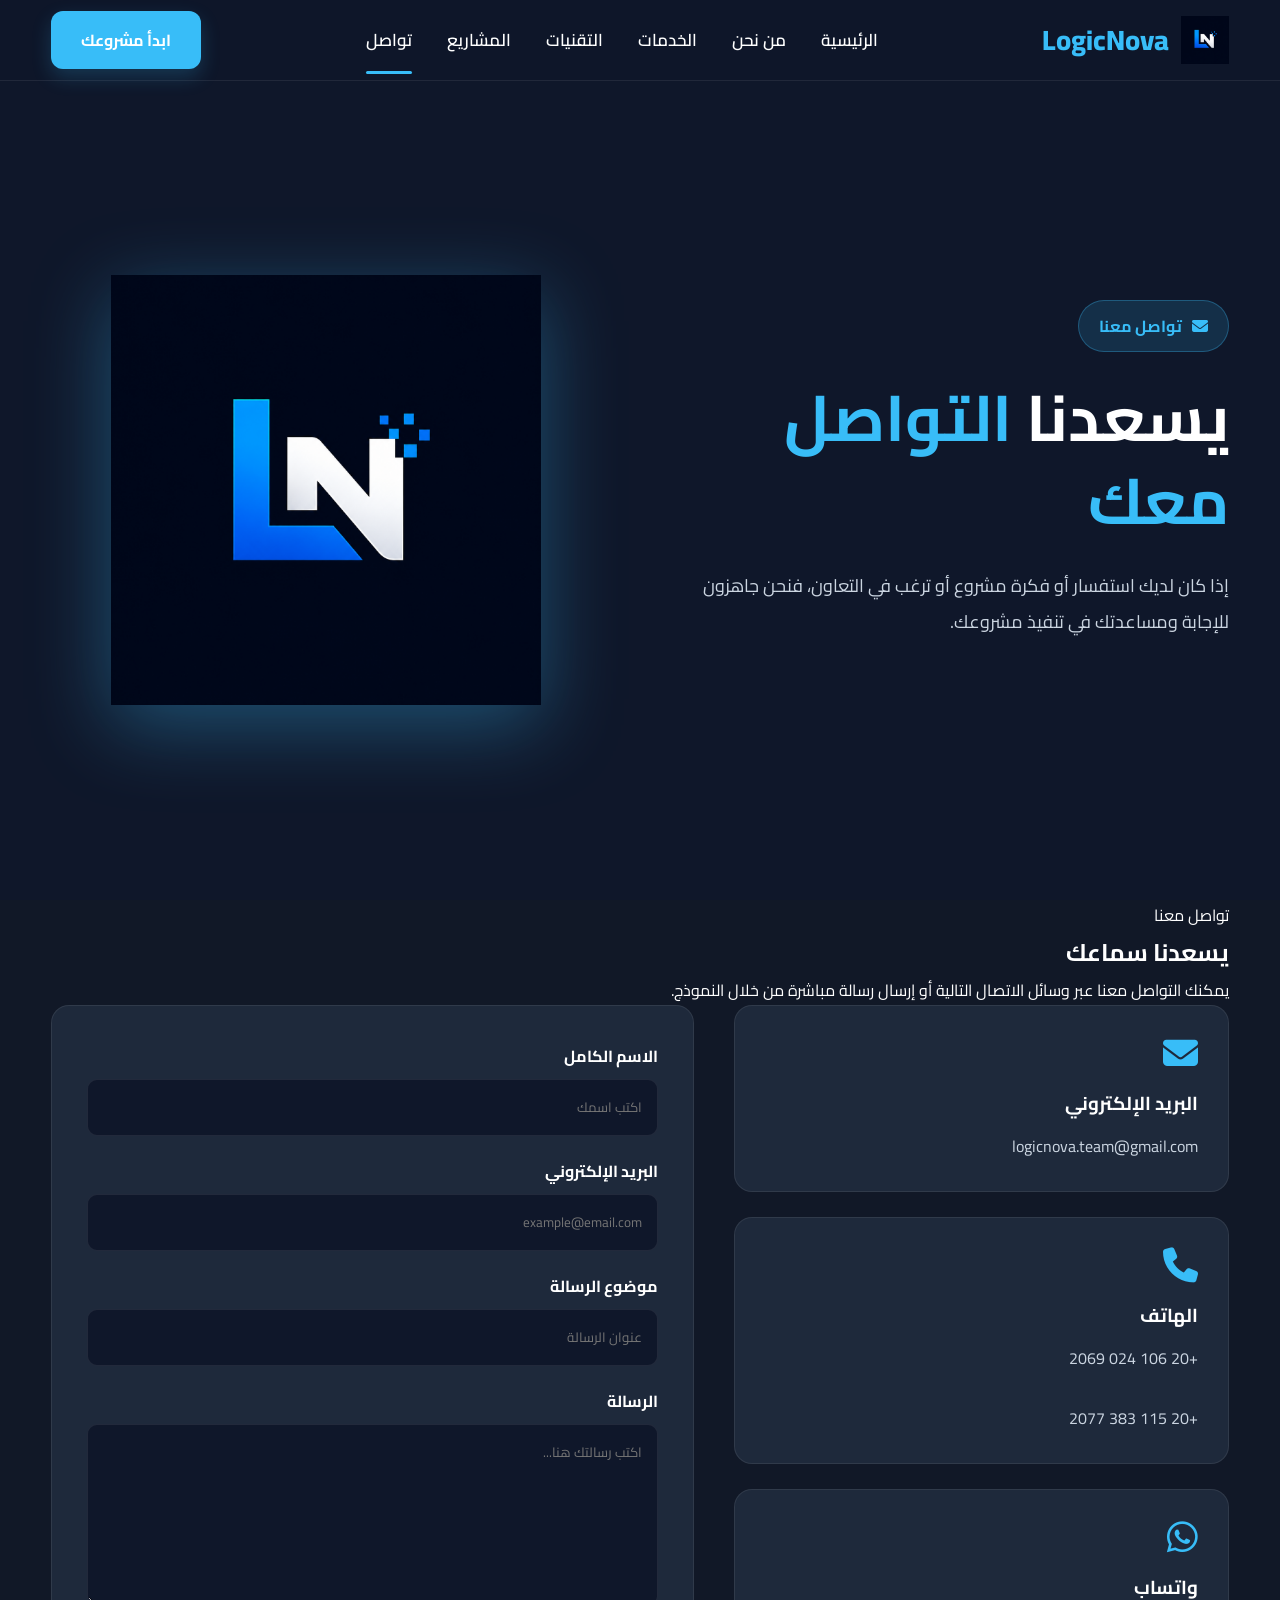
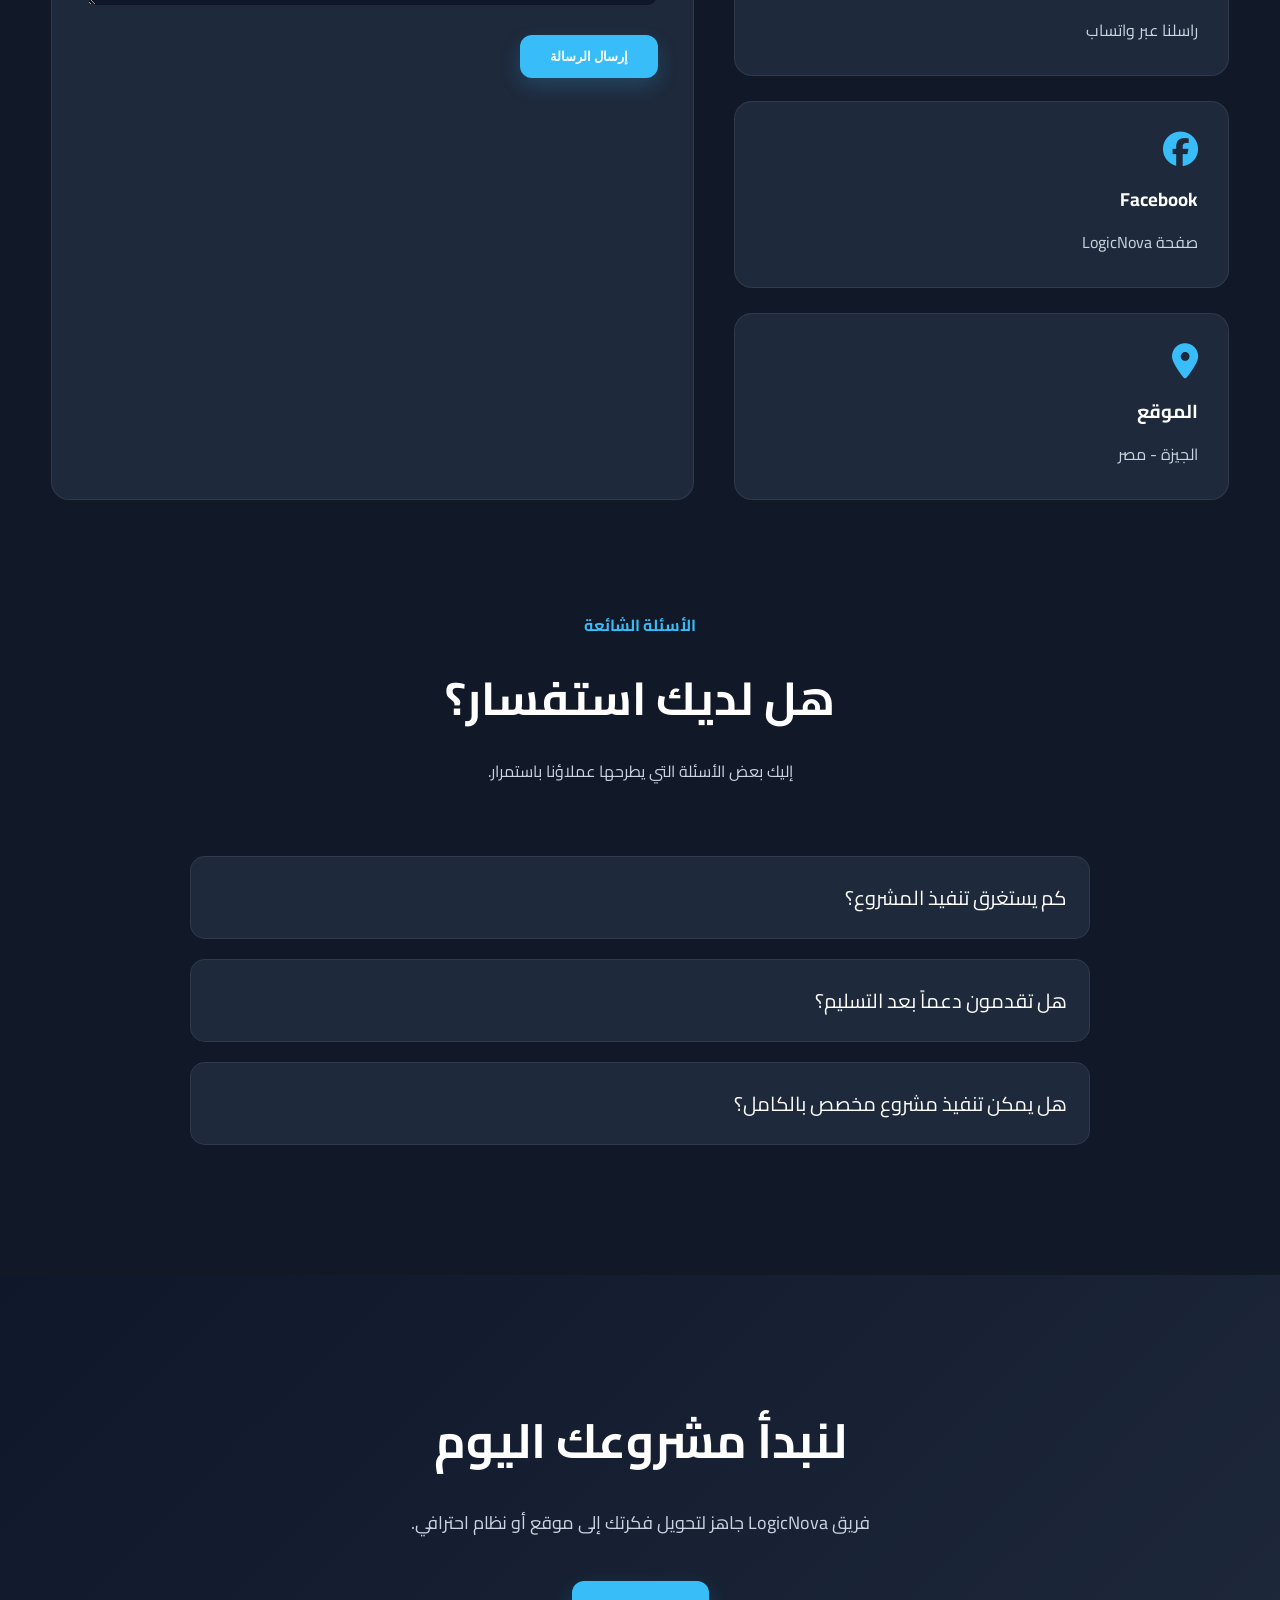
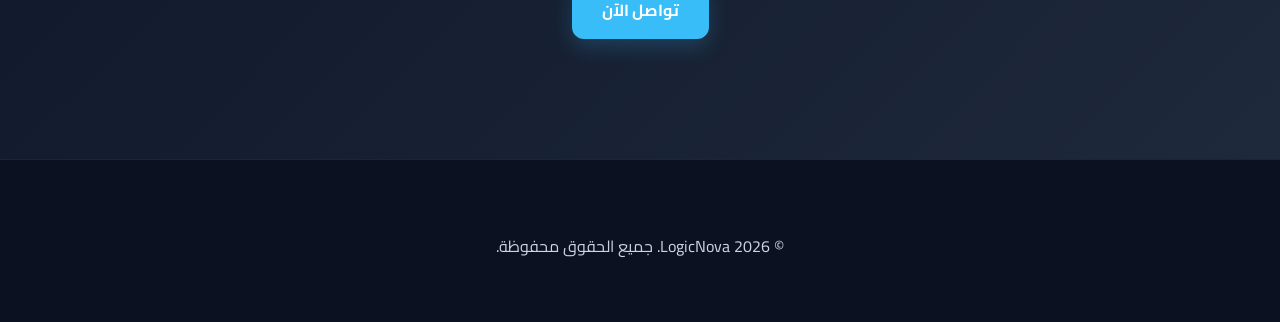
<file: contact.html>
<!DOCTYPE html>
<html lang="ar" dir="rtl">

<head>

    <!-- Open Graph -->
<meta property="og:type" content="website">
<meta property="og:title" content="LogicNova | حلول رقمية للمستقبل">
<meta property="og:description" content="شركة LogicNova متخصصة في تطوير مواقع الويب، تطبيقات الجوال، أنظمة ERP، وحلول البرمجيات الاحترافية.">
<meta property="og:image" content="https://logicnovateam.github.io/LogicNova/og-image.png">
<meta property="og:url" content="https://logicnovateam.github.io/LogicNova/">
<meta property="og:site_name" content="LogicNova">

<!-- Twitter -->
<meta name="twitter:card" content="summary_large_image">
<meta name="twitter:title" content="LogicNova | حلول رقمية للمستقبل">
<meta name="twitter:description" content="شركة LogicNova لتطوير البرمجيات والحلول الرقمية الاحترافية.">
<meta name="twitter:image" content="https://logicnovateam.github.io/LogicNova/og-image.png">

    <meta charset="UTF-8">

    <meta name="viewport" content="width=device-width, initial-scale=1.0">

    <title>تواصل معنا | LogicNova</title>

    <link rel="preconnect" href="https://fonts.googleapis.com">

    <link rel="preconnect" href="https://fonts.gstatic.com" crossorigin>

    <link href="https://fonts.googleapis.com/css2?family=Cairo:wght@300;400;600;700;800&display=swap" rel="stylesheet">

    <link rel="stylesheet" href="https://cdnjs.cloudflare.com/ajax/libs/font-awesome/6.7.2/css/all.min.css">

    <link rel="stylesheet" href="css/style.css">

    <!-- Google Analytics -->
<script async src="https://www.googletagmanager.com/gtag/js?id=G-9XP853S2KN"></script>
<script>
  window.dataLayer = window.dataLayer || [];
  function gtag(){dataLayer.push(arguments);}
  gtag('js', new Date());

  gtag('config', 'G-9XP853S2KN');
</script>

</head>

<body>

<header class="header">

    <div class="container">

        <a href="index.html" class="logo">

            <img src="images/logo.png" alt="LogicNova">

            <span>LogicNova</span>

        </a>

        <nav class="navbar">

            <ul>

                <li><a href="index.html">الرئيسية</a></li>

                <li><a href="about.html">من نحن</a></li>

                <li><a href="services.html">الخدمات</a></li>

                <li><a href="technologies.html">التقنيات</a></li>

                <li><a href="projects.html">المشاريع</a></li>

                <li><a class="active" href="contact.html">تواصل</a></li>

            </ul>

        </nav>

        <!-- Mobile Menu Button -->
<div class="menu-toggle">
    <span></span>
    <span></span>
    <span></span>
</div>

        <a href="contact.html" class="btn-primary">

            ابدأ مشروعك

        </a>

    </div>

</header>
<!-- ========================= -->
<!-- Hero -->
<!-- ========================= -->

<section class="hero">

    <div class="container hero-container">

        <div class="hero-content">

            <span class="hero-badge">

                <i class="fa-solid fa-envelope"></i>

                تواصل معنا

            </span>

            <h1>

                يسعدنا

                <span>التواصل معك</span>

            </h1>

            <p>

                إذا كان لديك استفسار أو فكرة مشروع أو ترغب في التعاون،
                فنحن جاهزون للإجابة ومساعدتك في تنفيذ مشروعك.

            </p>

        </div>

        <div class="hero-image">

            <img src="images/logo.png" alt="LogicNova">

        </div>

    </div>

</section>

<!-- ========================= -->
<!-- Contact Information -->
<!-- ========================= -->

<section class="contact-section">

    <div class="container">

        <div class="section-header">

            <span>تواصل معنا</span>

            <h2>يسعدنا سماعك</h2>

            <p>
                يمكنك التواصل معنا عبر وسائل الاتصال التالية أو إرسال رسالة مباشرة من خلال النموذج.
            </p>

        </div>

        <div class="contact-grid">

            <!-- Contact Info -->

            <div class="contact-info">

                <div class="info-card">

                    <i class="fa-solid fa-envelope"></i>

                    <h3>البريد الإلكتروني</h3>

                    <p>
                        <a href="mailto:logicnova.team@gmail.com">
                            logicnova.team@gmail.com
                        </a>
                    </p>

                </div>

                <div class="info-card">

                    <i class="fa-solid fa-phone"></i>

                    <h3>الهاتف</h3>

                    <p>
                        <a href="tel:+201060242069">
                            +20 106 024 2069
                        </a>
                        <br><br>
                        <a href="tel:+201153832077">
                            +20 115 383 2077
                        </a>
                    </p>

                </div>

                <div class="info-card">

                    <i class="fa-brands fa-whatsapp"></i>

                    <h3>واتساب</h3>

                    <p>
                        <a href="https://wa.me/201060242069" target="_blank">
                            راسلنا عبر واتساب
                        </a>
                    </p>

                </div>

                <div class="info-card">

                    <i class="fa-brands fa-facebook"></i>

                    <h3>Facebook</h3>

                    <p>
                        <a href="https://www.facebook.com/share/1BnDpwk7wH/" target="_blank">
                            صفحة LogicNova
                        </a>
                    </p>

                </div>

                <div class="info-card">

                    <i class="fa-solid fa-location-dot"></i>

                    <h3>الموقع</h3>

                    <p>الجيزة - مصر</p>

                </div>

            </div>

            <!-- Contact Form -->

            <div class="contact-form">

                <form action="https://formspree.io/f/mzdlljna" method="POST">


                    <div class="form-group">

                        <label>الاسم الكامل</label>

                        <input
    type="text"
    name="name"
    placeholder="اكتب اسمك"
    required>

                    </div>

                    <div class="form-group">

                        <label>البريد الإلكتروني</label>

                        <input
    type="email"
    name="email"
    placeholder="example@email.com"
    required>

                    </div>

                    <div class="form-group">

                        <label>موضوع الرسالة</label>

                        <input
    type="text"
    name="subject"
    placeholder="عنوان الرسالة"
    required>

                    </div>

                    <div class="form-group">

                        <label>الرسالة</label>

                        <textarea
    name="message"
    rows="6"
    placeholder="اكتب رسالتك هنا..."
    required></textarea>

                    </div>

                    <button class="btn-primary" type="submit">

                        إرسال الرسالة

                    </button>

                </form>

                <div id="form-message"></div>

            </div>

        </div>

    </div>

</section>

<!-- ========================= -->
<!-- FAQ -->
<!-- ========================= -->

<section class="faq">

    <div class="container">

        <div class="section-title">

            <span>الأسئلة الشائعة</span>

            <h2>هل لديك استفسار؟</h2>

            <p>

                إليك بعض الأسئلة التي يطرحها عملاؤنا باستمرار.

            </p>

        </div>

        <div class="faq-container">

            <div class="faq-item">

                <button class="faq-question">

                    كم يستغرق تنفيذ المشروع؟

                </button>

                <div class="faq-answer">

                    <p>

                        تختلف المدة حسب حجم المشروع، ويتم تحديدها بعد دراسة المتطلبات.

                    </p>

                </div>

            </div>

            <div class="faq-item">

                <button class="faq-question">

                    هل تقدمون دعماً بعد التسليم؟

                </button>

                <div class="faq-answer">

                    <p>

                        نعم، نوفر دعماً فنياً وصيانة لضمان استمرار المشروع بكفاءة.

                    </p>

                </div>

            </div>

            <div class="faq-item">

                <button class="faq-question">

                    هل يمكن تنفيذ مشروع مخصص بالكامل؟

                </button>

                <div class="faq-answer">

                    <p>

                        نعم، جميع حلولنا يتم تصميمها وفق احتياجات كل عميل.

                    </p>

                </div>

            </div>

        </div>

    </div>

</section>
<!-- ========================= -->
<!-- Contact CTA -->
<!-- ========================= -->

<section class="contact-cta">

    <div class="container">

        <h2>

            لنبدأ مشروعك اليوم

        </h2>

        <p>

            فريق LogicNova جاهز لتحويل فكرتك إلى موقع أو نظام احترافي.

        </p>

        <a href="mailto:info@logicnova.dev" class="btn-primary">

            تواصل الآن

        </a>

    </div>

</section>

<footer class="footer">

    <div class="container">

        <p>

            © 2026 LogicNova. جميع الحقوق محفوظة.

        </p>

    </div>

</footer>

<script src="js/script.js"></script>

</body>

</html>
</file>
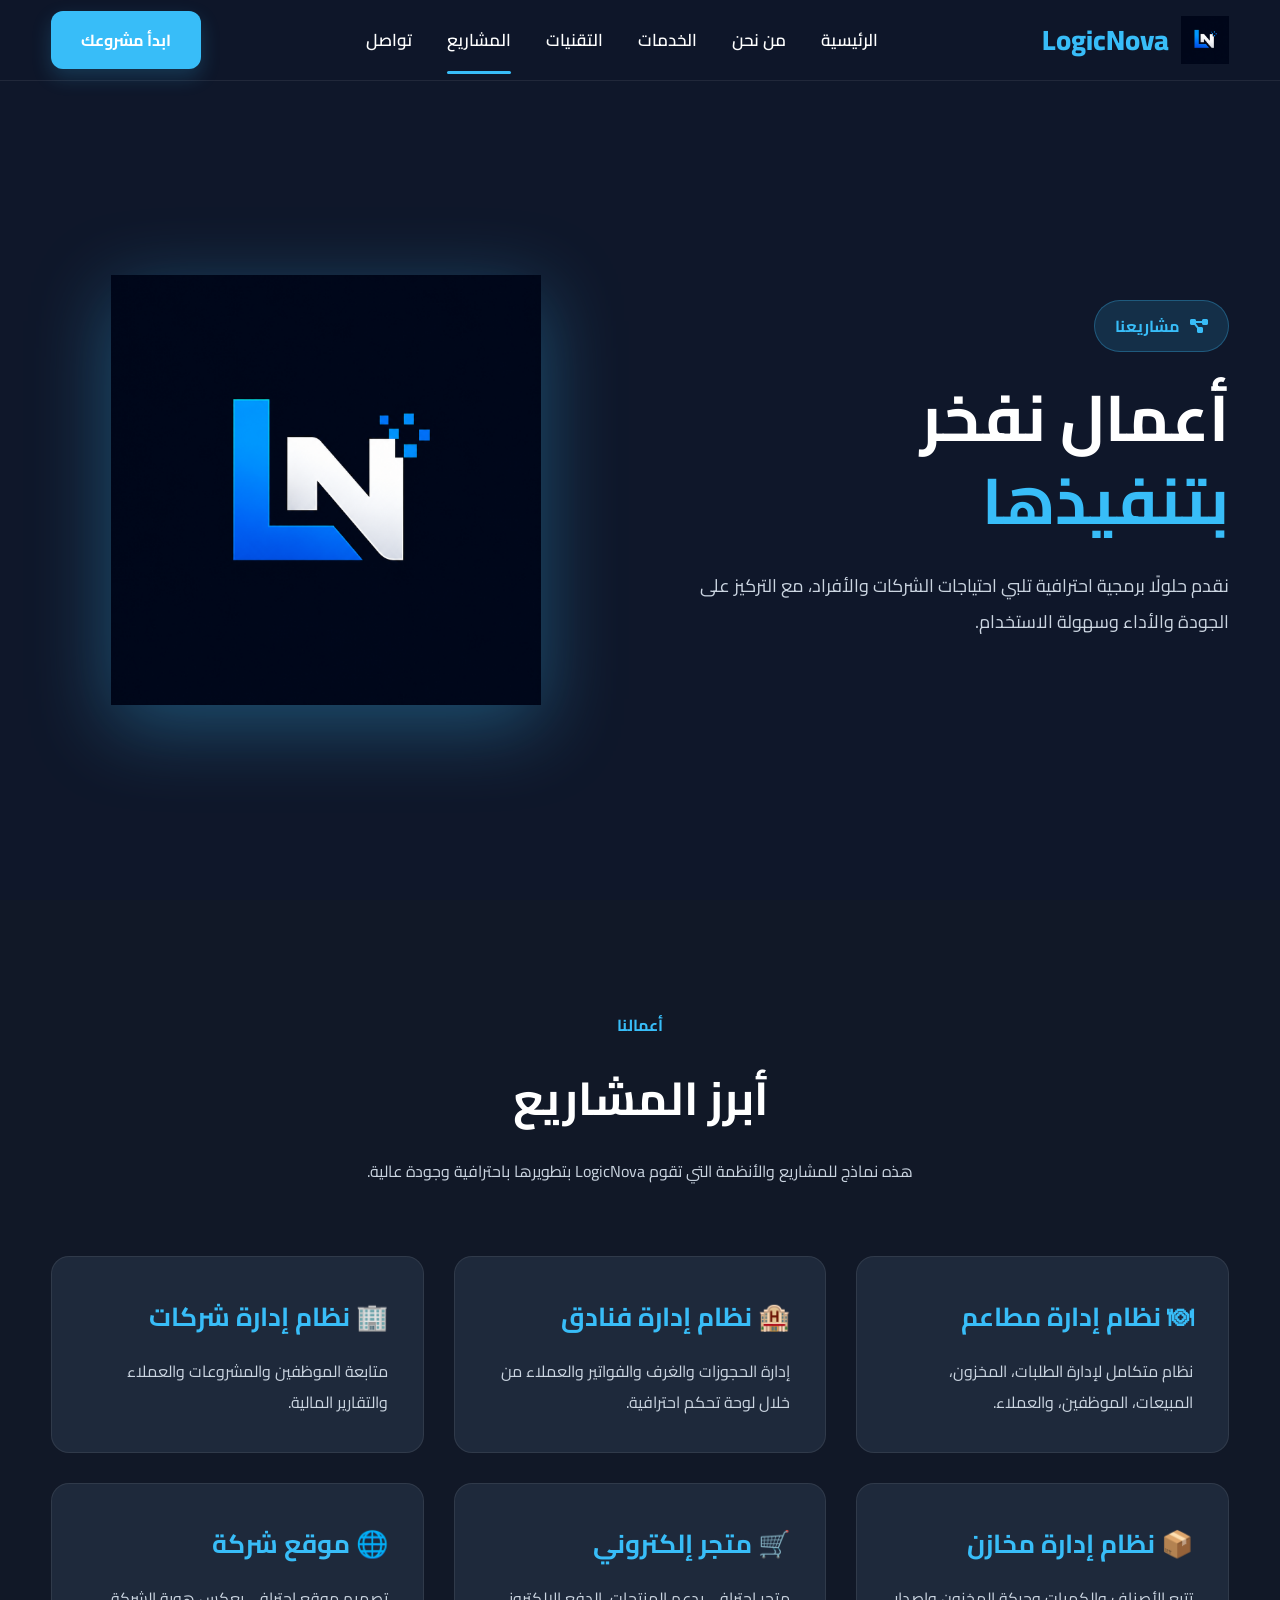
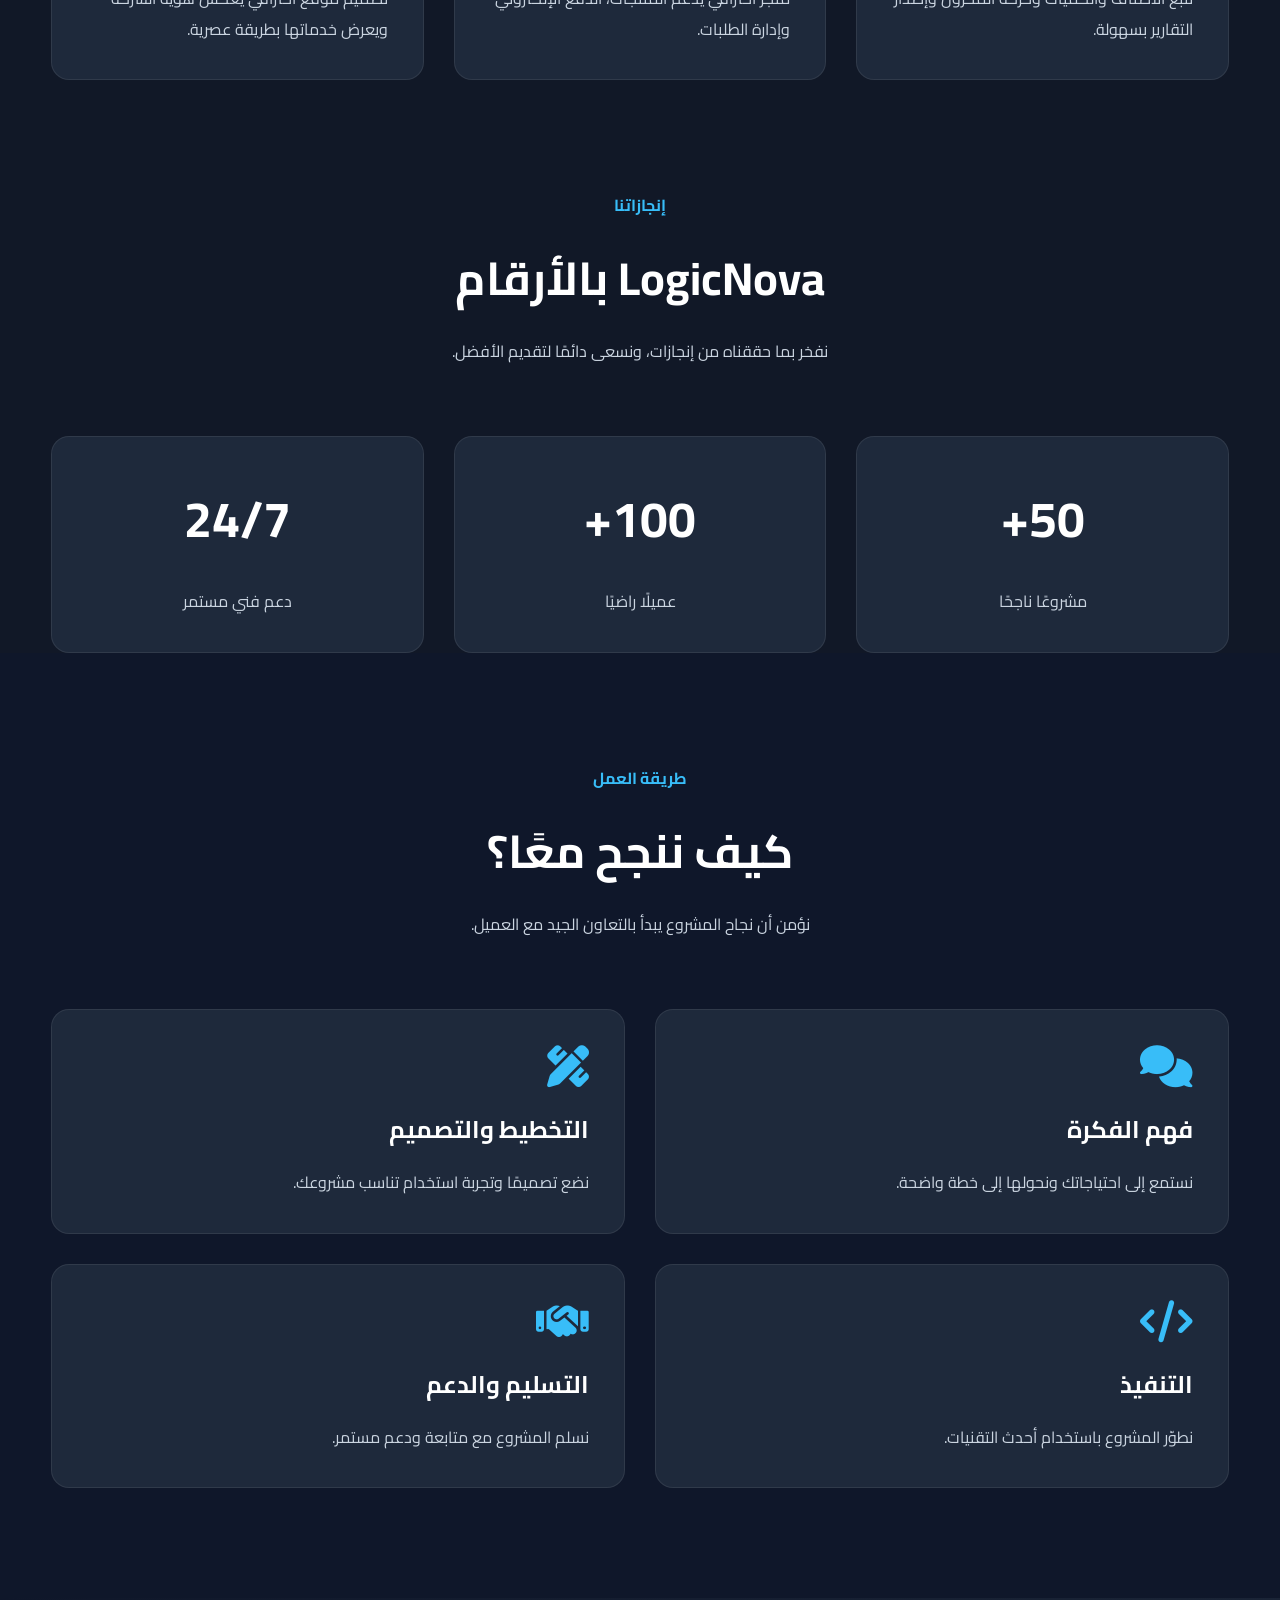
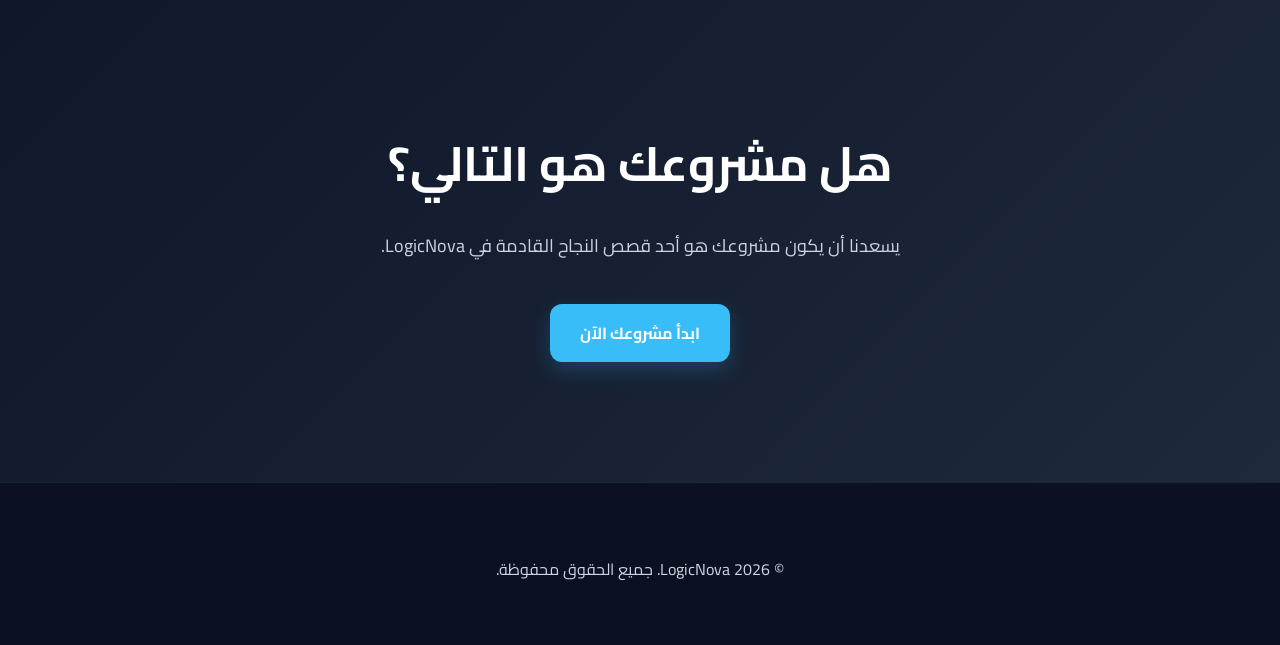
<file: projects.html>
<!DOCTYPE html>
<html lang="ar" dir="rtl">

<head>

    <!-- Open Graph -->
<meta property="og:type" content="website">
<meta property="og:title" content="LogicNova | حلول رقمية للمستقبل">
<meta property="og:description" content="شركة LogicNova متخصصة في تطوير مواقع الويب، تطبيقات الجوال، أنظمة ERP، وحلول البرمجيات الاحترافية.">
<meta property="og:image" content="https://logicnovateam.github.io/LogicNova/og-image.png">
<meta property="og:url" content="https://logicnovateam.github.io/LogicNova/">
<meta property="og:site_name" content="LogicNova">

<!-- Twitter -->
<meta name="twitter:card" content="summary_large_image">
<meta name="twitter:title" content="LogicNova | حلول رقمية للمستقبل">
<meta name="twitter:description" content="شركة LogicNova لتطوير البرمجيات والحلول الرقمية الاحترافية.">
<meta name="twitter:image" content="https://logicnovateam.github.io/LogicNova/og-image.png">

    <meta charset="UTF-8">

    <meta name="viewport" content="width=device-width, initial-scale=1.0">

    <title>المشاريع | LogicNova</title>

    <link rel="preconnect" href="https://fonts.googleapis.com">

    <link rel="preconnect" href="https://fonts.gstatic.com" crossorigin>

    <link href="https://fonts.googleapis.com/css2?family=Cairo:wght@300;400;600;700;800&display=swap" rel="stylesheet">

    <link rel="stylesheet" href="https://cdnjs.cloudflare.com/ajax/libs/font-awesome/6.7.2/css/all.min.css">

    <link rel="stylesheet" href="css/style.css">

    <!-- Google Analytics -->
<script async src="https://www.googletagmanager.com/gtag/js?id=G-9XP853S2KN"></script>
<script>
  window.dataLayer = window.dataLayer || [];
  function gtag(){dataLayer.push(arguments);}
  gtag('js', new Date());

  gtag('config', 'G-9XP853S2KN');
</script>

</head>

<body>

<header class="header">

    <div class="container">

        <a href="index.html" class="logo">

            <img src="images/logo.png" alt="LogicNova">

            <span>LogicNova</span>

        </a>

        <nav class="navbar">

            <ul>

                <li><a href="index.html">الرئيسية</a></li>

                <li><a href="about.html">من نحن</a></li>

                <li><a href="services.html">الخدمات</a></li>

                <li><a href="technologies.html">التقنيات</a></li>

                <li><a class="active" href="projects.html">المشاريع</a></li>

                <li><a href="contact.html">تواصل</a></li>

            </ul>

        </nav>

        <!-- Mobile Menu Button -->
<div class="menu-toggle">
    <span></span>
    <span></span>
    <span></span>
</div>

        <a href="contact.html" class="btn-primary">

            ابدأ مشروعك

        </a>

    </div>

</header>
<!-- ========================= -->
<!-- Hero -->
<!-- ========================= -->

<section class="hero">

    <div class="container hero-container">

        <div class="hero-content">

            <span class="hero-badge">

                <i class="fa-solid fa-diagram-project"></i>

                مشاريعنا

            </span>

            <h1>

                أعمال نفخر

                <span>بتنفيذها</span>

            </h1>

            <p>

                نقدم حلولًا برمجية احترافية تلبي احتياجات الشركات
                والأفراد، مع التركيز على الجودة والأداء وسهولة الاستخدام.

            </p>

        </div>

        <div class="hero-image">

            <img src="images/logo.png" alt="LogicNova">

        </div>

    </div>

</section>
<!-- ========================= -->
<!-- Featured Projects -->
<!-- ========================= -->

<section class="projects">

    <div class="container">

        <div class="section-title">

            <span>أعمالنا</span>

            <h2>أبرز المشاريع</h2>

            <p>

                هذه نماذج للمشاريع والأنظمة التي تقوم LogicNova
                بتطويرها باحترافية وجودة عالية.

            </p>

        </div>

        <div class="projects-grid">
            <div class="project-card">

    <h3>🍽 نظام إدارة مطاعم</h3>

    <p>

        نظام متكامل لإدارة الطلبات، المخزون، المبيعات،
        الموظفين، والعملاء.

    </p>

</div>

<div class="project-card">

    <h3>🏨 نظام إدارة فنادق</h3>

    <p>

        إدارة الحجوزات والغرف والفواتير والعملاء
        من خلال لوحة تحكم احترافية.

    </p>

</div>

<div class="project-card">

    <h3>🏢 نظام إدارة شركات</h3>

    <p>

        متابعة الموظفين والمشروعات والعملاء
        والتقارير المالية.

    </p>

</div>
<div class="project-card">

    <h3>📦 نظام إدارة مخازن</h3>

    <p>

        تتبع الأصناف والكميات وحركة المخزون
        وإصدار التقارير بسهولة.

    </p>

</div>

<div class="project-card">

    <h3>🛒 متجر إلكتروني</h3>

    <p>

        متجر احترافي يدعم المنتجات،
        الدفع الإلكتروني وإدارة الطلبات.

    </p>

</div>

<div class="project-card">

    <h3>🌐 موقع شركة</h3>

    <p>

        تصميم موقع احترافي يعكس هوية الشركة
        ويعرض خدماتها بطريقة عصرية.

    </p>

</div>

        </div>

    </div>

</section>
<!-- ========================= -->
<!-- Statistics -->
<!-- ========================= -->

<section class="future-goals">

    <div class="container">

        <div class="section-title">

            <span>إنجازاتنا</span>

            <h2>LogicNova بالأرقام</h2>

            <p>

                نفخر بما حققناه من إنجازات، ونسعى دائمًا لتقديم الأفضل.

            </p>

        </div>

        <div class="goals-grid">

            <div class="goal-card">

                <h3>50+</h3>

                <p>

                    مشروعًا ناجحًا

                </p>

            </div>

            <div class="goal-card">

                <h3>100+</h3>

                <p>

                    عميلًا راضيًا

                </p>

            </div>

            <div class="goal-card">

                <h3>24/7</h3>

                <p>

                    دعم فني مستمر

                </p>

            </div>

        </div>

    </div>

</section>
<!-- ========================= -->
<!-- Work With Us -->
<!-- ========================= -->

<section class="why-us">

    <div class="container">

        <div class="section-title">

            <span>طريقة العمل</span>

            <h2>كيف ننجح معًا؟</h2>

            <p>

                نؤمن أن نجاح المشروع يبدأ بالتعاون الجيد مع العميل.

            </p>

        </div>

        <div class="why-grid">

            <div class="why-card">

                <i class="fa-solid fa-comments"></i>

                <h3>فهم الفكرة</h3>

                <p>

                    نستمع إلى احتياجاتك ونحولها إلى خطة واضحة.

                </p>

            </div>

            <div class="why-card">

                <i class="fa-solid fa-pencil-ruler"></i>

                <h3>التخطيط والتصميم</h3>

                <p>

                    نضع تصميمًا وتجربة استخدام تناسب مشروعك.

                </p>

            </div>

            <div class="why-card">

                <i class="fa-solid fa-code"></i>

                <h3>التنفيذ</h3>

                <p>

                    نطوّر المشروع باستخدام أحدث التقنيات.

                </p>

            </div>

            <div class="why-card">

                <i class="fa-solid fa-handshake"></i>

                <h3>التسليم والدعم</h3>

                <p>

                    نسلم المشروع مع متابعة ودعم مستمر.

                </p>

            </div>

        </div>

    </div>

</section>
<!-- ========================= -->
<!-- Contact CTA -->
<!-- ========================= -->

<section class="contact-cta">

    <div class="container">

        <h2>

            هل مشروعك هو التالي؟

        </h2>

        <p>

            يسعدنا أن يكون مشروعك هو أحد قصص النجاح القادمة في LogicNova.

        </p>

        <a href="contact.html" class="btn-primary">

            ابدأ مشروعك الآن

        </a>

    </div>

</section>

<footer class="footer">

    <div class="container">

        <p>

            © 2026 LogicNova. جميع الحقوق محفوظة.

        </p>

    </div>

</footer>

<script src="js/script.js"></script>

</body>

</html>
</file>
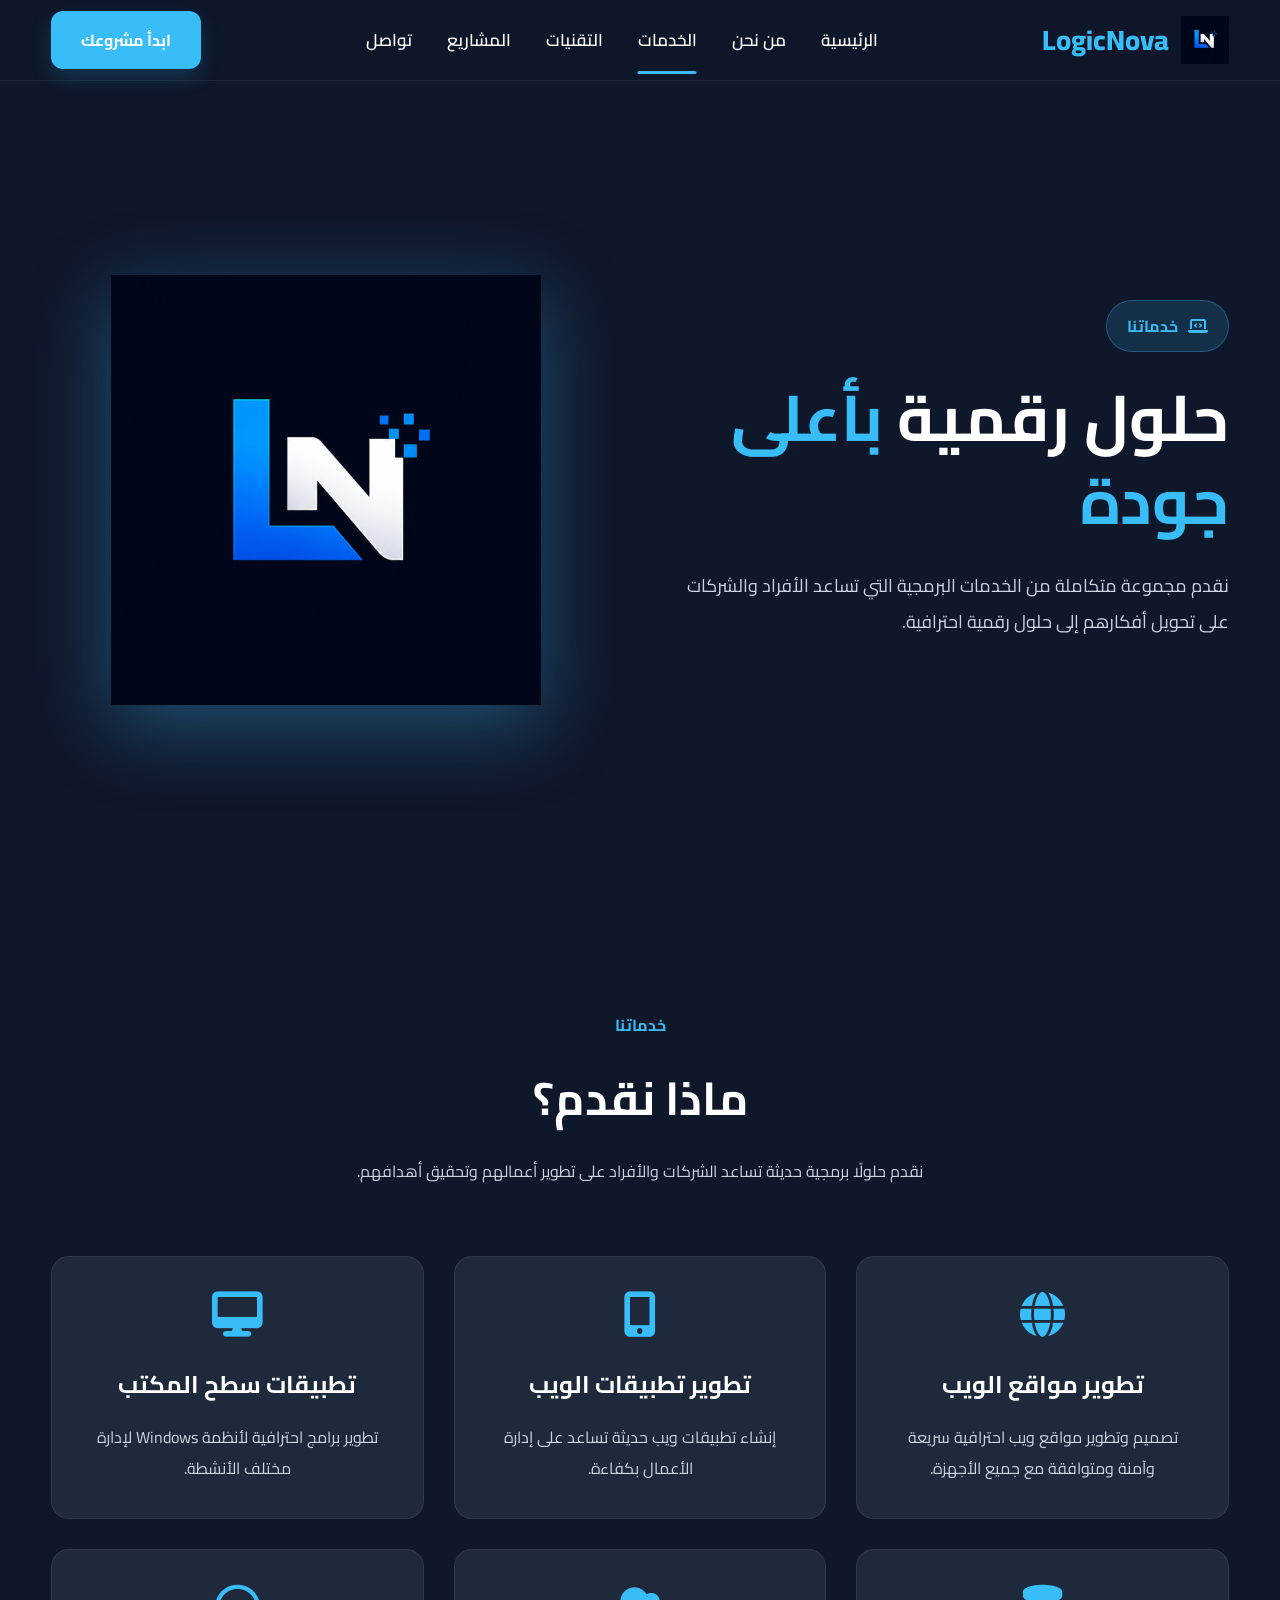
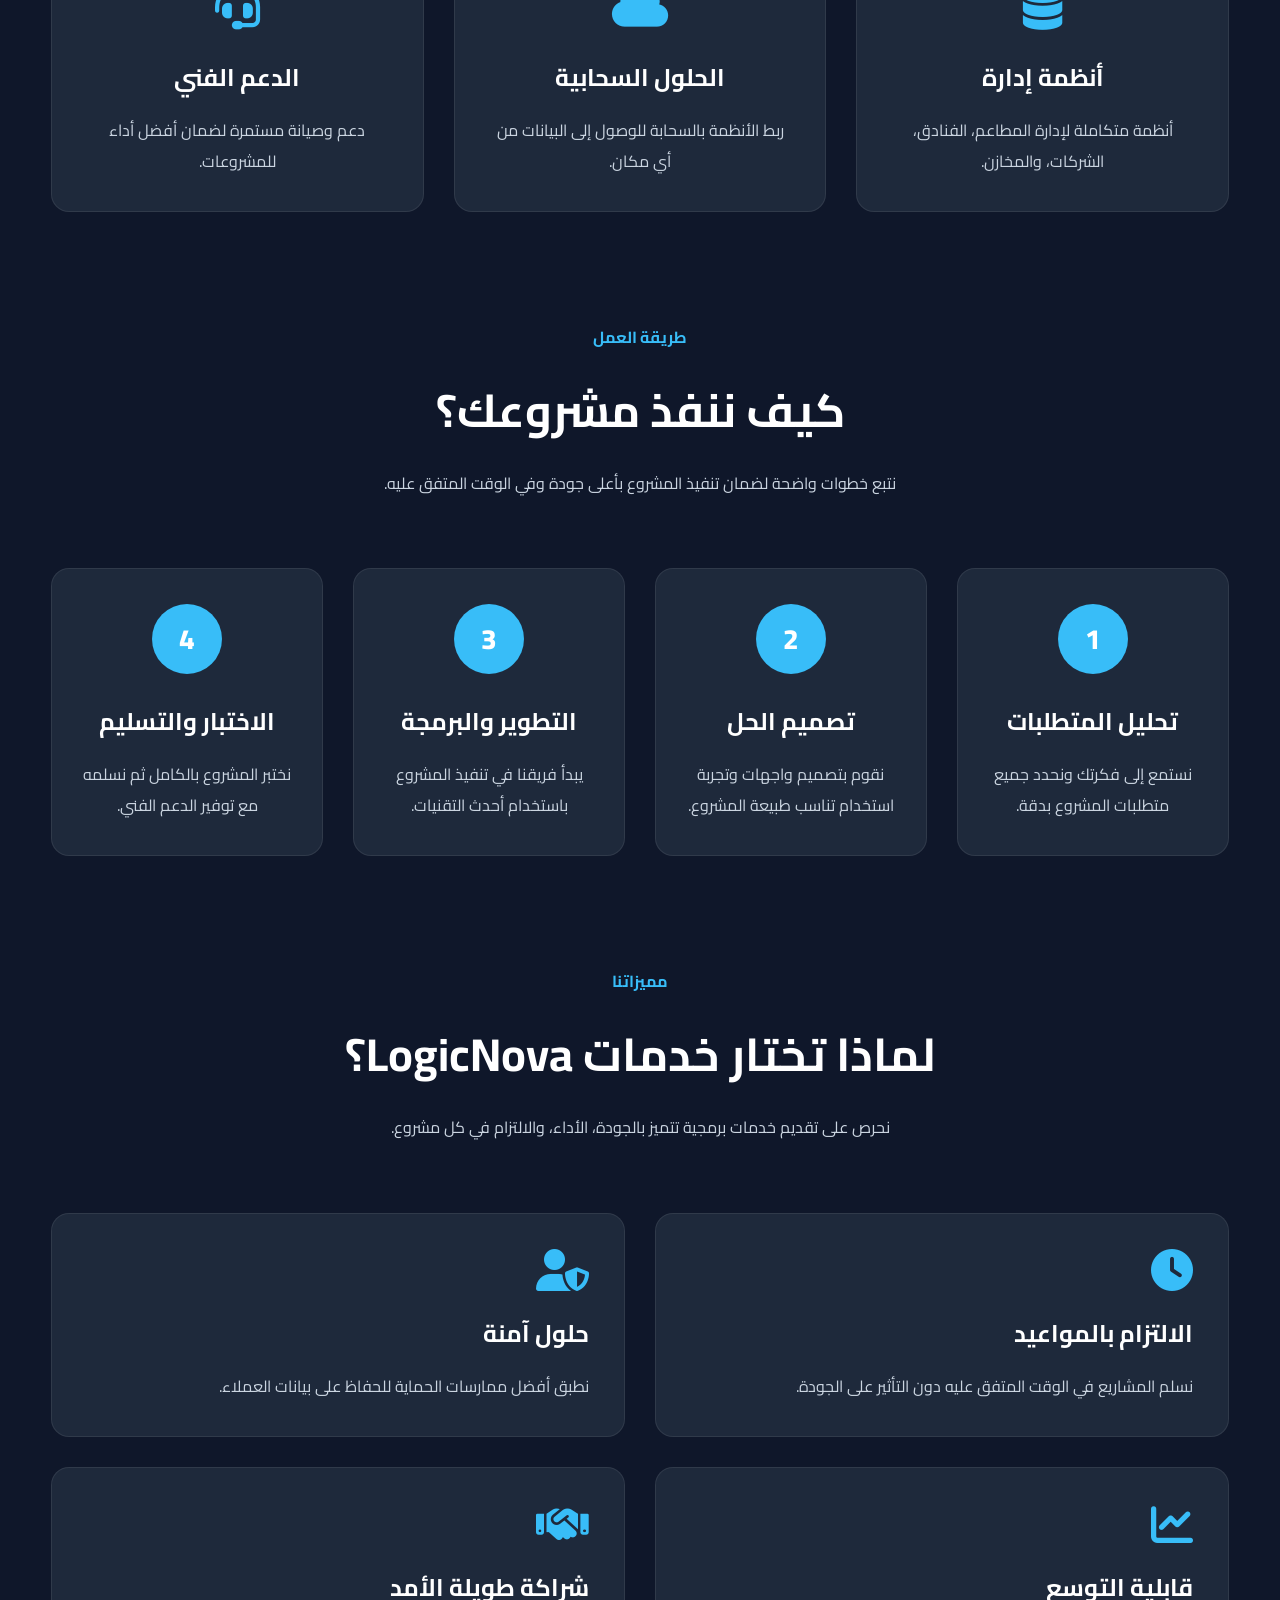
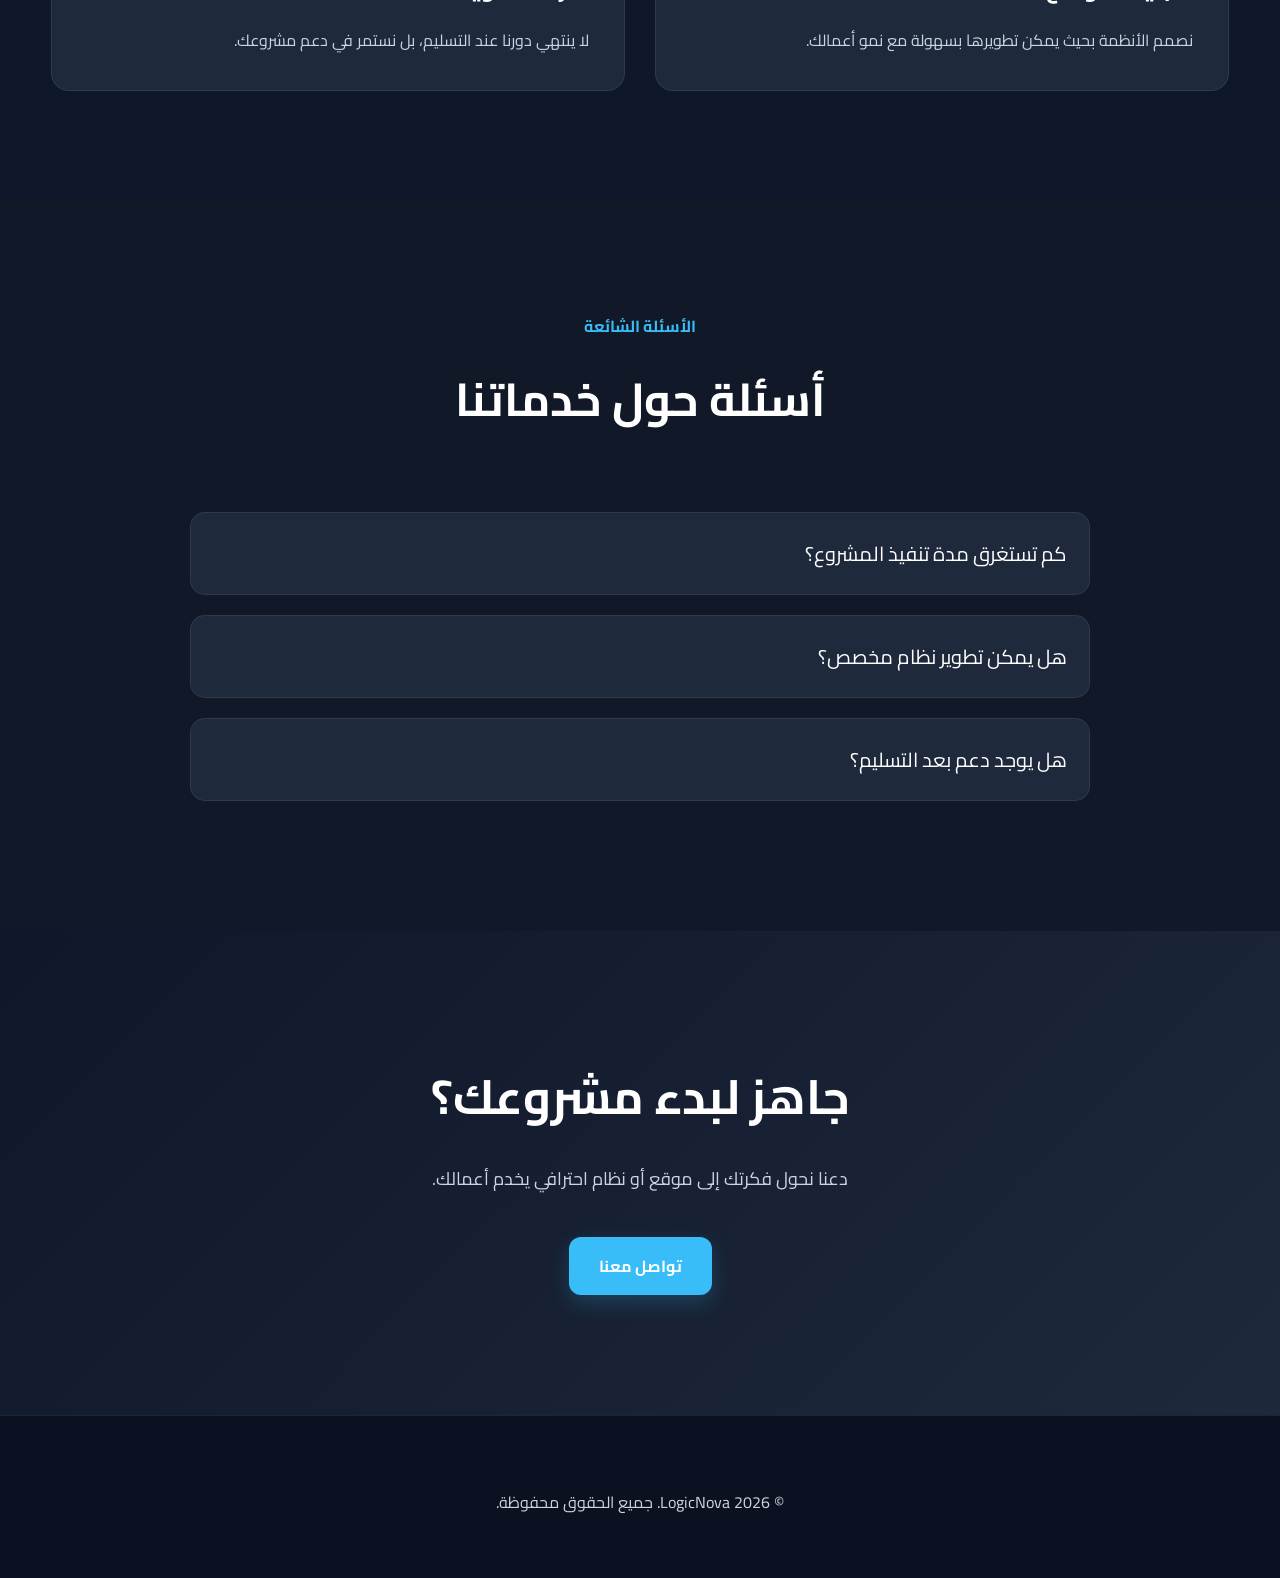
<file: services.html>
<!DOCTYPE html>
<html lang="ar" dir="rtl">

<head>

    <!-- Open Graph -->
<meta property="og:type" content="website">
<meta property="og:title" content="LogicNova | حلول رقمية للمستقبل">
<meta property="og:description" content="شركة LogicNova متخصصة في تطوير مواقع الويب، تطبيقات الجوال، أنظمة ERP، وحلول البرمجيات الاحترافية.">
<meta property="og:image" content="https://logicnovateam.github.io/LogicNova/og-image.png">
<meta property="og:url" content="https://logicnovateam.github.io/LogicNova/">
<meta property="og:site_name" content="LogicNova">

<!-- Twitter -->
<meta name="twitter:card" content="summary_large_image">
<meta name="twitter:title" content="LogicNova | حلول رقمية للمستقبل">
<meta name="twitter:description" content="شركة LogicNova لتطوير البرمجيات والحلول الرقمية الاحترافية.">
<meta name="twitter:image" content="https://logicnovateam.github.io/LogicNova/og-image.png">

    <meta charset="UTF-8">

    <meta name="viewport" content="width=device-width, initial-scale=1.0">

    <title>الخدمات | LogicNova</title>

    <link rel="preconnect" href="https://fonts.googleapis.com">

    <link rel="preconnect" href="https://fonts.gstatic.com" crossorigin>

    <link href="https://fonts.googleapis.com/css2?family=Cairo:wght@300;400;600;700;800&display=swap" rel="stylesheet">

    <link rel="stylesheet" href="https://cdnjs.cloudflare.com/ajax/libs/font-awesome/6.7.2/css/all.min.css">

    <link rel="stylesheet" href="css/style.css">

    <!-- Google Analytics -->
<script async src="https://www.googletagmanager.com/gtag/js?id=G-9XP853S2KN"></script>
<script>
  window.dataLayer = window.dataLayer || [];
  function gtag(){dataLayer.push(arguments);}
  gtag('js', new Date());

  gtag('config', 'G-9XP853S2KN');
</script>

</head>

<body>

<header class="header">

    <div class="container">

        <a href="index.html" class="logo">

            <img src="images/logo.png" alt="LogicNova">

            <span>LogicNova</span>

        </a>

        <nav class="navbar">

            <ul>

                <li><a href="index.html">الرئيسية</a></li>

                <li><a href="about.html">من نحن</a></li>

                <li><a class="active" href="services.html">الخدمات</a></li>

                <li><a href="technologies.html">التقنيات</a></li>

                <li><a href="projects.html">المشاريع</a></li>

                <li><a href="contact.html">تواصل</a></li>

            </ul>

        </nav>

        <!-- Mobile Menu Button -->
<div class="menu-toggle">
    <span></span>
    <span></span>
    <span></span>
</div>

        <a href="contact.html" class="btn-primary">

            ابدأ مشروعك

        </a>

    </div>

</header>
<section class="hero">

    <div class="container hero-container">

        <div class="hero-content">

            <span class="hero-badge">

                <i class="fa-solid fa-laptop-code"></i>

                خدماتنا

            </span>

            <h1>

                حلول رقمية

                <span>بأعلى جودة</span>

            </h1>

            <p>

                نقدم مجموعة متكاملة من الخدمات البرمجية التي تساعد
                الأفراد والشركات على تحويل أفكارهم إلى حلول رقمية احترافية.

            </p>

        </div>

        <div class="hero-image">

            <img src="images/logo.png" alt="LogicNova">

        </div>

    </div>

</section>
<!-- ========================= -->
<!-- Services -->
<!-- ========================= -->

<section class="services">

    <div class="container">

        <div class="section-title">

            <span>خدماتنا</span>

            <h2>ماذا نقدم؟</h2>

            <p>

                نقدم حلولًا برمجية حديثة تساعد الشركات والأفراد
                على تطوير أعمالهم وتحقيق أهدافهم.

            </p>

        </div>

        <div class="services-grid">
            <div class="service-card">

    <i class="fa-solid fa-globe"></i>

    <h3>تطوير مواقع الويب</h3>

    <p>

        تصميم وتطوير مواقع ويب احترافية
        سريعة وآمنة ومتوافقة مع جميع الأجهزة.

    </p>

</div>

<div class="service-card">

    <i class="fa-solid fa-mobile-screen-button"></i>

    <h3>تطوير تطبيقات الويب</h3>

    <p>

        إنشاء تطبيقات ويب حديثة
        تساعد على إدارة الأعمال بكفاءة.

    </p>

</div>

<div class="service-card">

    <i class="fa-solid fa-desktop"></i>

    <h3>تطبيقات سطح المكتب</h3>

    <p>

        تطوير برامج احترافية لأنظمة
        Windows لإدارة مختلف الأنشطة.

    </p>

</div>
<div class="service-card">

    <i class="fa-solid fa-database"></i>

    <h3>أنظمة إدارة</h3>

    <p>

        أنظمة متكاملة لإدارة المطاعم،
        الفنادق، الشركات، والمخازن.

    </p>

</div>

<div class="service-card">

    <i class="fa-solid fa-cloud"></i>

    <h3>الحلول السحابية</h3>

    <p>

        ربط الأنظمة بالسحابة
        للوصول إلى البيانات من أي مكان.

    </p>

</div>

<div class="service-card">

    <i class="fa-solid fa-headset"></i>

    <h3>الدعم الفني</h3>

    <p>

        دعم وصيانة مستمرة
        لضمان أفضل أداء للمشروعات.

    </p>

</div>

        </div>

    </div>

</section>
<!-- ========================= -->
<!-- Work Process -->
<!-- ========================= -->

<section class="work-process">

    <div class="container">

        <div class="section-title">

            <span>طريقة العمل</span>

            <h2>كيف ننفذ مشروعك؟</h2>

            <p>

                نتبع خطوات واضحة لضمان تنفيذ المشروع بأعلى جودة
                وفي الوقت المتفق عليه.

            </p>

        </div>

        <div class="process-grid">
            <div class="process-card">

    <div class="process-number">1</div>

    <h3>تحليل المتطلبات</h3>

    <p>

        نستمع إلى فكرتك ونحدد جميع متطلبات المشروع بدقة.

    </p>

</div>

<div class="process-card">

    <div class="process-number">2</div>

    <h3>تصميم الحل</h3>

    <p>

        نقوم بتصميم واجهات وتجربة استخدام تناسب طبيعة المشروع.

    </p>

</div>

<div class="process-card">

    <div class="process-number">3</div>

    <h3>التطوير والبرمجة</h3>

    <p>

        يبدأ فريقنا في تنفيذ المشروع باستخدام أحدث التقنيات.

    </p>

</div>

<div class="process-card">

    <div class="process-number">4</div>

    <h3>الاختبار والتسليم</h3>

    <p>

        نختبر المشروع بالكامل ثم نسلمه مع توفير الدعم الفني.

    </p>

</div>

        </div>

    </div>

</section>
<!-- ========================= -->
<!-- Why Our Services -->
<!-- ========================= -->

<section class="why-us">

    <div class="container">

        <div class="section-title">

            <span>مميزاتنا</span>

            <h2>لماذا تختار خدمات LogicNova؟</h2>

            <p>

                نحرص على تقديم خدمات برمجية تتميز بالجودة،
                الأداء، والالتزام في كل مشروع.

            </p>

        </div>

        <div class="why-grid">

            <div class="why-card">

                <i class="fa-solid fa-clock"></i>

                <h3>الالتزام بالمواعيد</h3>

                <p>

                    نسلم المشاريع في الوقت المتفق عليه دون التأثير على الجودة.

                </p>

            </div>

            <div class="why-card">

                <i class="fa-solid fa-user-shield"></i>

                <h3>حلول آمنة</h3>

                <p>

                    نطبق أفضل ممارسات الحماية للحفاظ على بيانات العملاء.

                </p>

            </div>

            <div class="why-card">

                <i class="fa-solid fa-chart-line"></i>

                <h3>قابلية التوسع</h3>

                <p>

                    نصمم الأنظمة بحيث يمكن تطويرها بسهولة مع نمو أعمالك.

                </p>

            </div>

            <div class="why-card">

                <i class="fa-solid fa-handshake"></i>

                <h3>شراكة طويلة الأمد</h3>

                <p>

                    لا ينتهي دورنا عند التسليم، بل نستمر في دعم مشروعك.

                </p>

            </div>

        </div>

    </div>

</section>
<!-- ========================= -->
<!-- FAQ -->
<!-- ========================= -->

<section class="faq">

    <div class="container">

        <div class="section-title">

            <span>الأسئلة الشائعة</span>

            <h2>أسئلة حول خدماتنا</h2>

        </div>

        <div class="faq-container">

            <div class="faq-item">

                <button class="faq-question">

                    كم تستغرق مدة تنفيذ المشروع؟

                </button>

                <div class="faq-answer">

                    <p>

                        تختلف حسب حجم المشروع، ويتم تحديد مدة التنفيذ بعد دراسة المتطلبات.

                    </p>

                </div>

            </div>

            <div class="faq-item">

                <button class="faq-question">

                    هل يمكن تطوير نظام مخصص؟

                </button>

                <div class="faq-answer">

                    <p>

                        نعم، نقوم بتطوير أنظمة مخصصة بالكامل حسب احتياجات كل عميل.

                    </p>

                </div>

            </div>

            <div class="faq-item">

                <button class="faq-question">

                    هل يوجد دعم بعد التسليم؟

                </button>

                <div class="faq-answer">

                    <p>

                        نعم، نقدم دعماً فنياً وصيانة لضمان استمرار عمل المشروع بكفاءة.

                    </p>

                </div>

            </div>

        </div>

    </div>

</section>
<!-- ========================= -->
<!-- Contact CTA -->
<!-- ========================= -->

<section class="contact-cta">

    <div class="container">

        <h2>

            جاهز لبدء مشروعك؟

        </h2>

        <p>

            دعنا نحول فكرتك إلى موقع أو نظام احترافي يخدم أعمالك.

        </p>

        <a href="contact.html" class="btn-primary">

            تواصل معنا

        </a>

    </div>

</section>

<footer class="footer">

    <div class="container">

        <p>

            © 2026 LogicNova. جميع الحقوق محفوظة.

        </p>

    </div>

</footer>

<script src="js/script.js"></script>

</body>

</html>
</file>
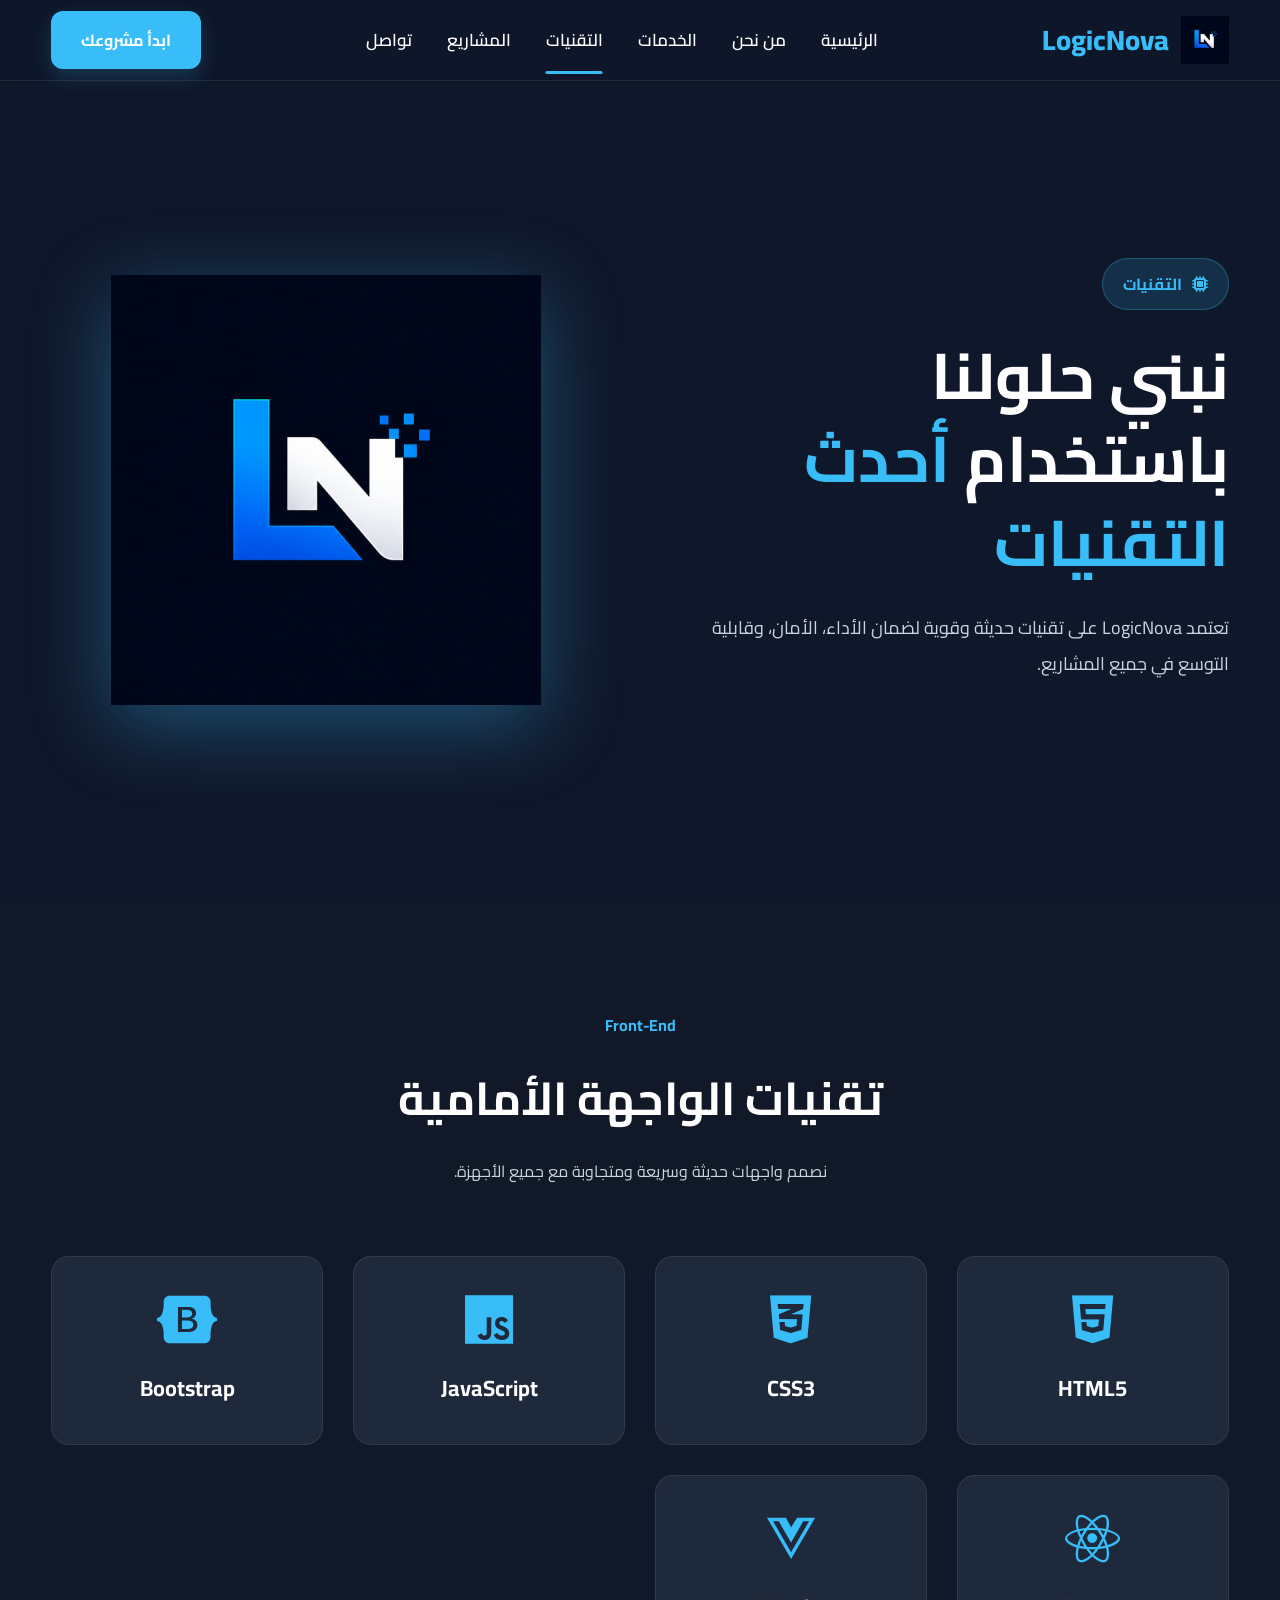
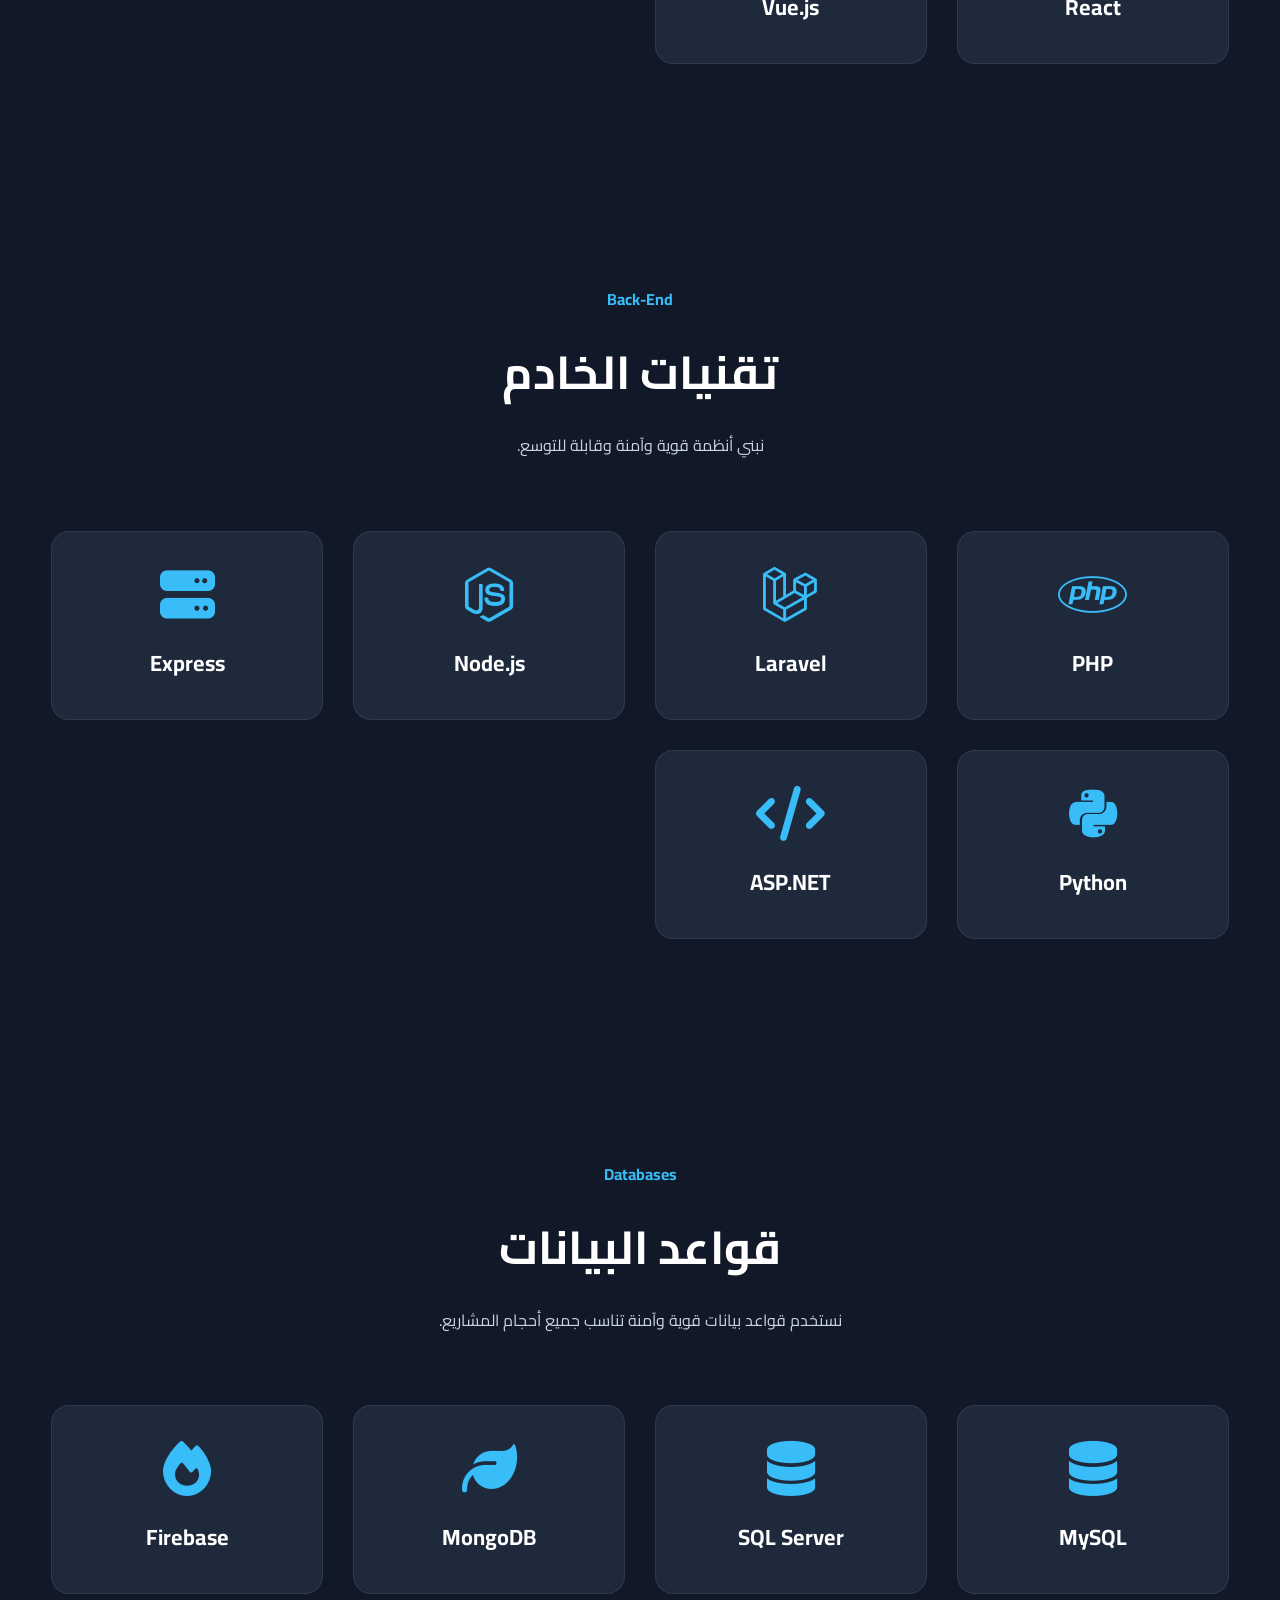
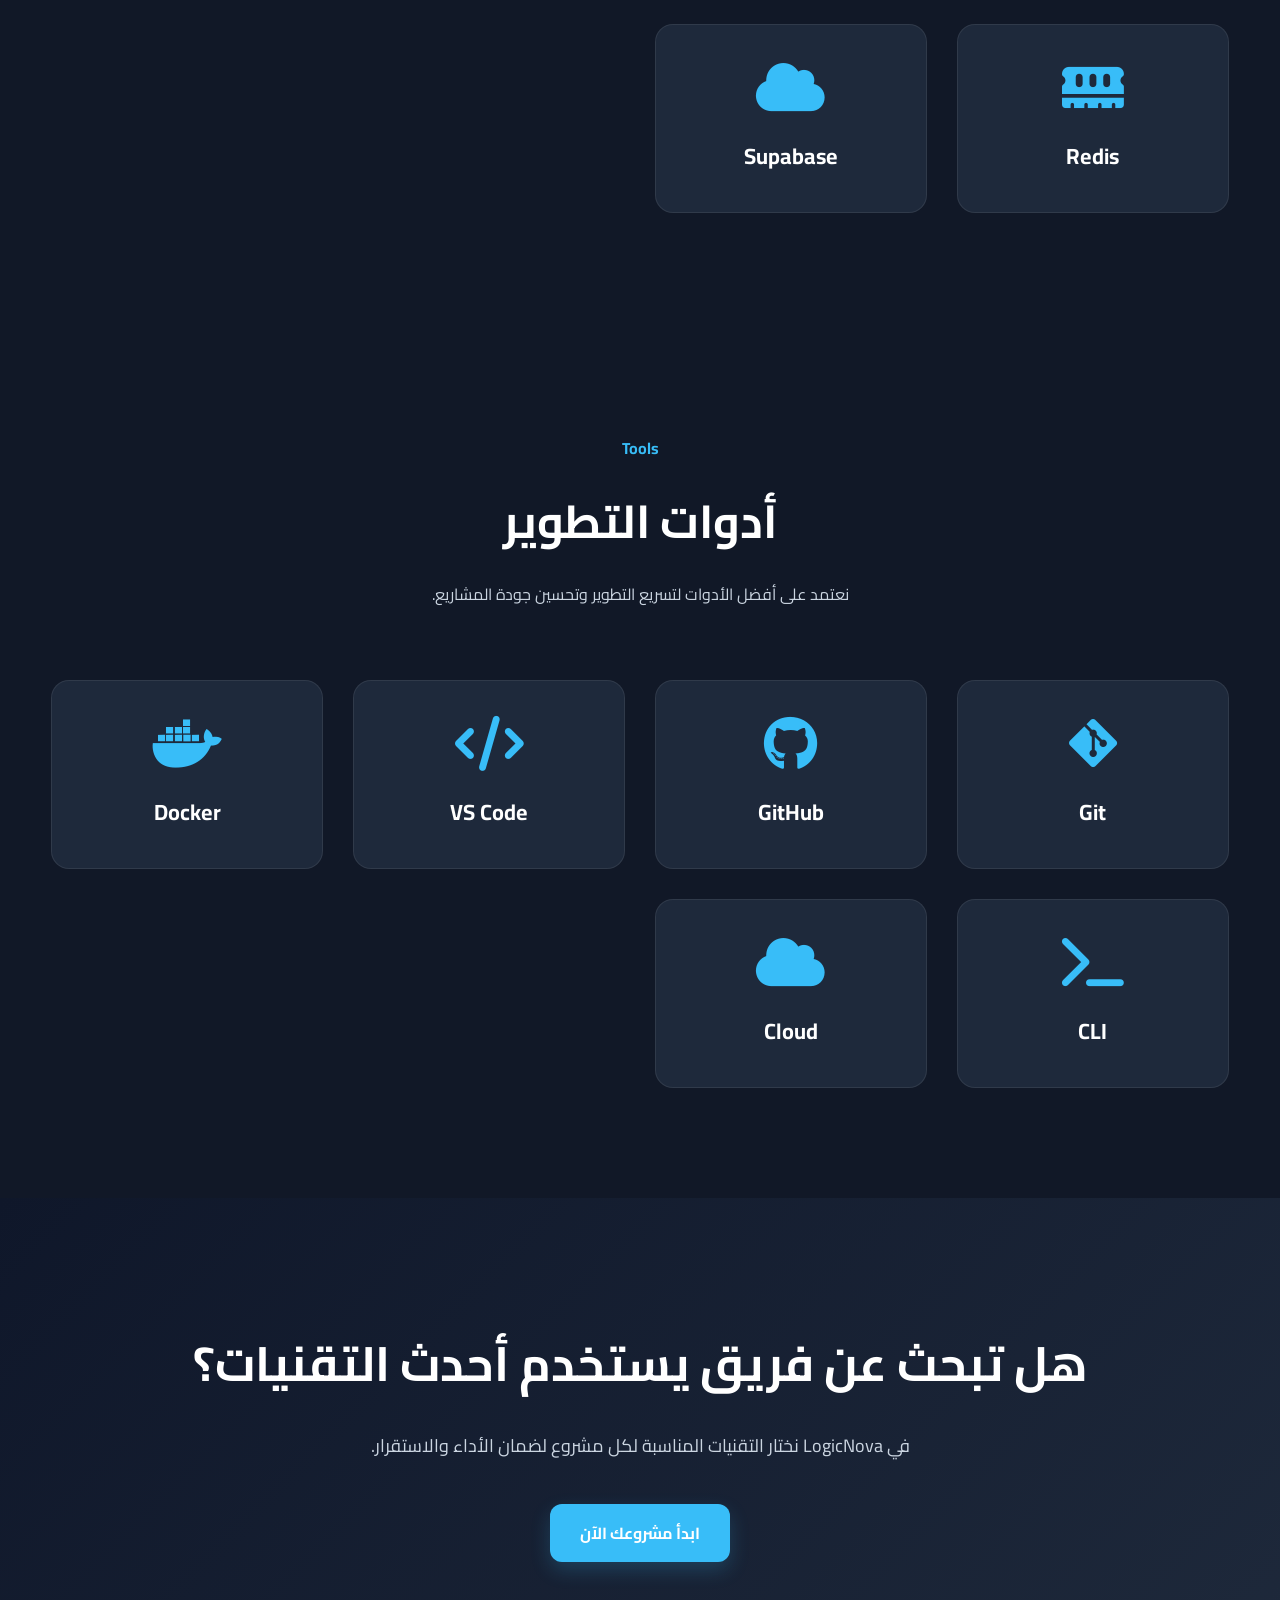
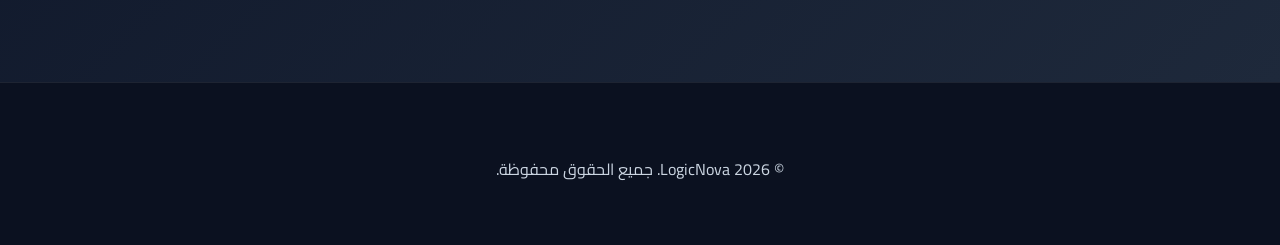
<file: technologies.html>
<!DOCTYPE html>
<html lang="ar" dir="rtl">

<head>

    <!-- Open Graph -->
<meta property="og:type" content="website">
<meta property="og:title" content="LogicNova | حلول رقمية للمستقبل">
<meta property="og:description" content="شركة LogicNova متخصصة في تطوير مواقع الويب، تطبيقات الجوال، أنظمة ERP، وحلول البرمجيات الاحترافية.">
<meta property="og:image" content="https://logicnovateam.github.io/LogicNova/og-image.png">
<meta property="og:url" content="https://logicnovateam.github.io/LogicNova/">
<meta property="og:site_name" content="LogicNova">

<!-- Twitter -->
<meta name="twitter:card" content="summary_large_image">
<meta name="twitter:title" content="LogicNova | حلول رقمية للمستقبل">
<meta name="twitter:description" content="شركة LogicNova لتطوير البرمجيات والحلول الرقمية الاحترافية.">
<meta name="twitter:image" content="https://logicnovateam.github.io/LogicNova/og-image.png">

    <meta charset="UTF-8">

    <meta name="viewport" content="width=device-width, initial-scale=1.0">

    <title>التقنيات | LogicNova</title>

    <link rel="preconnect" href="https://fonts.googleapis.com">

    <link rel="preconnect" href="https://fonts.gstatic.com" crossorigin>

    <link href="https://fonts.googleapis.com/css2?family=Cairo:wght@300;400;600;700;800&display=swap" rel="stylesheet">

    <link rel="stylesheet" href="https://cdnjs.cloudflare.com/ajax/libs/font-awesome/6.7.2/css/all.min.css">

    <link rel="stylesheet" href="css/style.css">

</head>

<body>

<header class="header">

    <div class="container">

        <a href="index.html" class="logo">

            <img src="images/logo.png" alt="LogicNova">

            <span>LogicNova</span>

        </a>

        <nav class="navbar">

            <ul>

                <li><a href="index.html">الرئيسية</a></li>

                <li><a href="about.html">من نحن</a></li>

                <li><a href="services.html">الخدمات</a></li>

                <li><a class="active" href="technologies.html">التقنيات</a></li>

                <li><a href="projects.html">المشاريع</a></li>

                <li><a href="contact.html">تواصل</a></li>

            </ul>

        </nav>

        <a href="contact.html" class="btn-primary">

            ابدأ مشروعك

        </a>

    </div>

</header>
<!-- ========================= -->
<!-- Hero -->
<!-- ========================= -->

<section class="hero">

    <div class="container hero-container">

        <div class="hero-content">

            <span class="hero-badge">

                <i class="fa-solid fa-microchip"></i>

                التقنيات

            </span>

            <h1>

                نبني حلولنا باستخدام

                <span>أحدث التقنيات</span>

            </h1>

            <p>

                تعتمد LogicNova على تقنيات حديثة وقوية لضمان الأداء،
                الأمان، وقابلية التوسع في جميع المشاريع.

            </p>

        </div>

        <div class="hero-image">

            <img src="images/logo.png" alt="LogicNova">

        </div>

    </div>

</section>
<!-- ========================= -->
<!-- Front-End -->
<!-- ========================= -->

<section class="technologies">

    <div class="container">

        <div class="section-title">

            <span>Front-End</span>

            <h2>تقنيات الواجهة الأمامية</h2>

            <p>

                نصمم واجهات حديثة وسريعة ومتجاوبة مع جميع الأجهزة.

            </p>

        </div>

        <div class="tech-grid">
            <div class="tech-card">

    <i class="fa-brands fa-html5"></i>

    <h3>HTML5</h3>

</div>

<div class="tech-card">

    <i class="fa-brands fa-css3-alt"></i>

    <h3>CSS3</h3>

</div>

<div class="tech-card">

    <i class="fa-brands fa-js"></i>

    <h3>JavaScript</h3>

</div>

<div class="tech-card">

    <i class="fa-brands fa-bootstrap"></i>

    <h3>Bootstrap</h3>

</div>

<div class="tech-card">

    <i class="fa-brands fa-react"></i>

    <h3>React</h3>

</div>

<div class="tech-card">

    <i class="fa-brands fa-vuejs"></i>

    <h3>Vue.js</h3>

</div>

        </div>

    </div>

</section>
<!-- ========================= -->
<!-- Back-End -->
<!-- ========================= -->

<section class="technologies">

    <div class="container">

        <div class="section-title">

            <span>Back-End</span>

            <h2>تقنيات الخادم</h2>

            <p>

                نبني أنظمة قوية وآمنة وقابلة للتوسع.

            </p>

        </div>

        <div class="tech-grid">
            <div class="tech-card">

    <i class="fa-brands fa-php"></i>

    <h3>PHP</h3>

</div>

<div class="tech-card">

    <i class="fa-brands fa-laravel"></i>

    <h3>Laravel</h3>

</div>

<div class="tech-card">

    <i class="fa-brands fa-node-js"></i>

    <h3>Node.js</h3>

</div>

<div class="tech-card">

    <i class="fa-solid fa-server"></i>

    <h3>Express</h3>

</div>

<div class="tech-card">

    <i class="fa-brands fa-python"></i>

    <h3>Python</h3>

</div>

<div class="tech-card">

    <i class="fa-solid fa-code"></i>

    <h3>ASP.NET</h3>

</div>

        </div>

    </div>

</section>
<!-- ========================= -->
<!-- Databases -->
<!-- ========================= -->

<section class="technologies">

    <div class="container">

        <div class="section-title">

            <span>Databases</span>

            <h2>قواعد البيانات</h2>

            <p>

                نستخدم قواعد بيانات قوية وآمنة تناسب جميع أحجام المشاريع.

            </p>

        </div>

        <div class="tech-grid">
            <div class="tech-card">

    <i class="fa-solid fa-database"></i>

    <h3>MySQL</h3>

</div>

<div class="tech-card">

    <i class="fa-solid fa-database"></i>

    <h3>SQL Server</h3>

</div>

<div class="tech-card">

    <i class="fa-solid fa-leaf"></i>

    <h3>MongoDB</h3>

</div>

<div class="tech-card">

    <i class="fa-solid fa-fire"></i>

    <h3>Firebase</h3>

</div>

<div class="tech-card">

    <i class="fa-solid fa-memory"></i>

    <h3>Redis</h3>

</div>

<div class="tech-card">

    <i class="fa-solid fa-cloud"></i>

    <h3>Supabase</h3>

</div>

        </div>

    </div>

</section>
<!-- ========================= -->
<!-- Development Tools -->
<!-- ========================= -->

<section class="technologies">

    <div class="container">

        <div class="section-title">

            <span>Tools</span>

            <h2>أدوات التطوير</h2>

            <p>

                نعتمد على أفضل الأدوات لتسريع التطوير وتحسين جودة المشاريع.

            </p>

        </div>

        <div class="tech-grid">
            <div class="tech-card">

    <i class="fa-brands fa-git-alt"></i>

    <h3>Git</h3>

</div>

<div class="tech-card">

    <i class="fa-brands fa-github"></i>

    <h3>GitHub</h3>

</div>

<div class="tech-card">

    <i class="fa-solid fa-code"></i>

    <h3>VS Code</h3>

</div>

<div class="tech-card">

    <i class="fa-brands fa-docker"></i>

    <h3>Docker</h3>

</div>

<div class="tech-card">

    <i class="fa-solid fa-terminal"></i>

    <h3>CLI</h3>

</div>

<div class="tech-card">

    <i class="fa-solid fa-cloud"></i>

    <h3>Cloud</h3>

</div>

        </div>

    </div>

</section>
<!-- ========================= -->
<!-- Contact CTA -->
<!-- ========================= -->

<section class="contact-cta">

    <div class="container">

        <h2>

            هل تبحث عن فريق يستخدم أحدث التقنيات؟

        </h2>

        <p>

            في LogicNova نختار التقنيات المناسبة لكل مشروع لضمان الأداء والاستقرار.

        </p>

        <!-- Mobile Menu Button -->
<div class="menu-toggle">
    <span></span>
    <span></span>
    <span></span>
</div>

        <a href="contact.html" class="btn-primary">

            ابدأ مشروعك الآن

        </a>

    </div>

</section>

<footer class="footer">

    <div class="container">

        <p>

            © 2026 LogicNova. جميع الحقوق محفوظة.

        </p>

    </div>

</footer>

<script src="js/script.js"></script>

</body>

</html>
</file>
<file: css/style.css>
/* ===================================
   LogicNova
   Main Stylesheet
=================================== */

/* Google Variables */

:root{

    --primary:#38BDF8;
    --primary-dark:#0EA5E9;

    --background:#0F172A;
    --surface:#1E293B;

    --white:#FFFFFF;
    --text:#CBD5E1;

    --border:rgba(255,255,255,.08);

    --radius:18px;

    --shadow:0 15px 35px rgba(0,0,0,.25);

    --transition:.35s ease;

}

/* Reset */

*{

    margin:0;
    padding:0;

    box-sizing:border-box;

}

html{

    scroll-behavior:smooth;

}

body{

    font-family:"Cairo",sans-serif;

    background:var(--background);

    color:var(--white);

    overflow-x:hidden;

}

img{

    display:block;

    max-width:100%;

}

a{

    text-decoration:none;

    color:inherit;

}

ul{

    list-style:none;

}

.container{

    width:min(92%,1200px);

    margin:auto;

}
/* ===================================
   Header
=================================== */

.header{

    position: fixed;

    top: 0;

    left: 0;

    width: 100%;

    z-index: 1000;

    background: rgba(15, 23, 42, 0.92);

    backdrop-filter: blur(12px);

    border-bottom: 1px solid rgba(255,255,255,.08);

}

.header .container{

    position: relative;

    height: 80px;

    display: flex;

    align-items: center;

    justify-content: space-between;

}

/* ===================================
   Logo
=================================== */

.logo{

    display: flex;

    align-items: center;

    gap: 12px;

    font-size: 28px;

    font-weight: 800;

}

.logo img{

    width: 48px;

    height: 48px;

}

.logo span{

    color: var(--primary);

}

/* ===================================
   Navigation
=================================== */

.navbar ul{

    display: flex;

    align-items: center;

    gap: 35px;

}

.navbar a{

    position:relative;

    display:inline-block;

    padding:8px 0;

    color:var(--white);

    font-size:17px;

    font-weight:600;

    transition:color .3s ease;

}

.navbar a:hover::after,
.navbar a.active::after{

    width:100%;

}

.navbar a::after{

    content:"";

    position:absolute;

    left:50%;

    bottom:-10px;

    width:0;

    height:3px;

    border-radius:20px;

    background:var(--primary);

    transform:translateX(-50%);

    transition:width .35s ease;

}

/* ===================================
   Button
=================================== */

.btn-primary{

    display:inline-flex;

    align-items:center;

    justify-content:center;

    gap:10px;

    background:var(--primary);

    color:var(--white);

    padding:14px 30px;

    border:none;

    border-radius:12px;

    font-weight:700;

    box-shadow:0 8px 20px rgba(56,189,248,.20);

    transition:all .35s ease;

}

.btn-primary:hover{

    background:var(--primary-dark);

    transform:translateY(-4px);

    box-shadow:0 16px 35px rgba(56,189,248,.35);

}

/* ===================================
   Hero Section
=================================== */

.hero{

    min-height:100vh;

    display:flex;

    align-items:center;

    padding-top:80px;

}

.hero-container{

    display:grid;

    grid-template-columns:1fr 1fr;

    align-items:center;

    gap:80px;

}
/* Hero Content */

.hero-badge{

    display:inline-flex;

    align-items:center;

    gap:10px;

    padding:10px 20px;

    background:rgba(56,189,248,.15);

    border:1px solid rgba(56,189,248,.30);

    border-radius:999px;

    color:var(--primary);

    font-weight:700;

}

.hero-content h1{

    font-size:64px;

    line-height:1.3;

    margin:25px 0;

}

.hero-content h1 span{

    color:var(--primary);

}

.hero-content p{

    color:var(--text);

    line-height:2;

    font-size:18px;

    margin-bottom:40px;

    max-width:620px;

}
.hero-buttons{

    display:flex;

    gap:20px;

}

.btn-secondary{

    display:inline-block;

    padding:14px 28px;

    border:2px solid var(--primary);

    border-radius:12px;

    color:var(--primary);

    font-weight:700;

    transition:var(--transition);

}

.btn-secondary:hover{

    background:var(--primary);

    color:white;

}
.hero-image{

    display:flex;

    justify-content:center;

    align-items:center;

}

.hero-image img{

    width:430px;

    max-width:100%;

    filter:drop-shadow(0 20px 40px rgba(56,189,248,.35));

}
/* ===================================
   Statistics
=================================== */

.stats{

    background:#111827;

    padding:90px 0;

}

.stats-grid{

    display:grid;

    grid-template-columns:repeat(4,1fr);

    gap:30px;

}
.stat-card{

    background:var(--surface);

    border:1px solid var(--border);

    border-radius:var(--radius);

    padding:35px;

    text-align:center;

    transition:var(--transition);

}

.stat-card:hover{

    transform:translateY(-8px);

    border-color:var(--primary);

    box-shadow:var(--shadow);

}
.stat-card h2{

    color:var(--primary);

    font-size:48px;

    margin-bottom:12px;

    font-weight:800;

}

.stat-card p{

    color:var(--text);

    font-size:18px;

    line-height:1.8;

}
/* ===================================
   Services
=================================== */

.services{

    padding:110px 0;

}

.section-title{

    text-align:center;

    margin-bottom:70px;

}

.section-title span{

    color:var(--primary);

    font-weight:700;

}

.section-title h2{

    font-size:46px;

    margin:15px 0;

}

.section-title p{

    max-width:700px;

    margin:auto;

    color:var(--text);

    line-height:1.9;

}

.services-grid{

    display:grid;

    grid-template-columns:repeat(3,1fr);

    gap:30px;

}

.service-card{

    position:relative;

    overflow:hidden;

    background:var(--surface);

    border:1px solid var(--border);

    border-radius:var(--radius);

    padding:35px;

    text-align:center;

    transition:var(--transition);

}

.service-card:hover{

    transform:translateY(-10px);

    border-color:var(--primary);

    box-shadow:var(--shadow);

}

.service-card::before{

    content:"";

    position:absolute;

    top:0;

    left:-120%;

    width:70%;

    height:100%;

    background:linear-gradient(
        120deg,
        transparent,
        rgba(255,255,255,.08),
        transparent
    );

    transition:left .6s ease;

}

.service-card:hover::before{

    left:150%;

}

.service-card i{

    font-size:45px;

    color:var(--primary);

    margin-bottom:25px;

}

.service-card h3{

    margin-bottom:15px;

    font-size:24px;

}

.service-card p{

    color:var(--text);

    line-height:1.9;

}
/* ===================================
   Technologies
=================================== */

.technologies{

    background:#111827;

    padding:110px 0;

}

.tech-grid{

    display:grid;

    grid-template-columns:repeat(4,1fr);

    gap:30px;

}

.tech-card{

    background:var(--surface);

    border:1px solid var(--border);

    border-radius:var(--radius);

    padding:35px;

    text-align:center;

    transition:var(--transition);

}

.tech-card:hover{

    transform:translateY(-10px);

    border-color:var(--primary);

    box-shadow:var(--shadow);

}

.tech-card i{

    font-size:55px;

    color:var(--primary);

    margin-bottom:20px;

}

.tech-card h3{

    font-size:22px;

}
/* ===================================
   Why Choose Us
=================================== */

.why-us{

    padding:110px 0;

}

.why-grid{

    display:grid;

    grid-template-columns:repeat(2,1fr);

    gap:30px;

}

.why-card{

    background:var(--surface);

    padding:35px;

    border-radius:var(--radius);

    border:1px solid var(--border);

    transition:var(--transition);

}

.why-card:hover{

    transform:translateY(-10px);

    border-color:var(--primary);

    box-shadow:var(--shadow);

}

.why-card i{

    font-size:42px;

    color:var(--primary);

    margin-bottom:20px;

}

.why-card h3{

    font-size:24px;

    margin-bottom:15px;

}

.why-card p{

    color:var(--text);

    line-height:1.9;

}
/* ===================================
   Projects
=================================== */

.projects{

    background:#111827;

    padding:110px 0;

}

.projects-grid{

    display:grid;

    grid-template-columns:repeat(3,1fr);

    gap:30px;

}

.project-card{

    background:var(--surface);

    border:1px solid var(--border);

    border-radius:var(--radius);

    padding:35px;

    transition:var(--transition);

}

.project-card:hover{

    transform:translateY(-10px);

    border-color:var(--primary);

    box-shadow:var(--shadow);

}

.project-card h3{

    color:var(--primary);

    font-size:26px;

    margin-bottom:15px;

}

.project-card p{

    color:var(--text);

    line-height:1.9;

}
/* ===================================
   Testimonials
=================================== */

.testimonials{

    padding:110px 0;

}

.testimonials-grid{

    display:grid;

    grid-template-columns:repeat(3,1fr);

    gap:30px;

}

.testimonial-card{

    background:var(--surface);

    border:1px solid var(--border);

    border-radius:var(--radius);

    padding:35px;

    transition:var(--transition);

}

.testimonial-card:hover{

    transform:translateY(-10px);

    border-color:var(--primary);

    box-shadow:var(--shadow);

}

.testimonial-card p{

    color:var(--text);

    line-height:2;

    margin-bottom:25px;

    font-style:italic;

}

.testimonial-card h3{

    color:var(--primary);

    margin-bottom:8px;

}

.testimonial-card span{

    color:var(--text);

    font-size:15px;

}
/* ===================================
   FAQ
=================================== */

.faq{

    background:#111827;

    padding:110px 0;

}

.faq-container{

    max-width:900px;

    margin:auto;

}

.faq-item{

    background:var(--surface);

    border:1px solid var(--border);

    border-radius:15px;

    margin-bottom:20px;

    overflow:hidden;

}

.faq-question{

    width:100%;

    background:none;

    border:none;

    color:white;

    padding:22px;

    text-align:right;

    font-size:20px;

    font-family:inherit;

    cursor:pointer;

}

.faq-answer{

    display:none;

    padding:0 22px 22px;

}

.faq-answer p{

    color:var(--text);

    line-height:2;

}

.faq-item.active .faq-answer{

    display:block;

}
/* ===================================
   Contact CTA
=================================== */

.contact-cta{

    padding:120px 0;

    text-align:center;

    background:linear-gradient(135deg,#0F172A,#1E293B);

}

.contact-cta h2{

    font-size:48px;

    margin-bottom:20px;

}

.contact-cta p{

    max-width:700px;

    margin:0 auto 40px;

    color:var(--text);

    line-height:2;

    font-size:18px;

}
/* ===================================
   Footer
=================================== */

.footer{

    background:#0B1120;

    border-top:1px solid var(--border);

    padding:70px 0 30px;

    text-align:center;

}

.footer-logo{

    display:flex;

    justify-content:center;

    align-items:center;

    gap:15px;

    margin-bottom:25px;

}

.footer-logo img{

    width:55px;

}

.footer-logo h2{

    color:var(--primary);

}

.footer p{

    max-width:700px;

    margin:0 auto 30px;

    color:var(--text);

    line-height:2;

}

.footer-links{

    display:flex;

    justify-content:center;

    gap:30px;

    flex-wrap:wrap;

    margin-bottom:30px;

}

.footer-links a{

    transition:var(--transition);

}

.footer-links a:hover{

    color:var(--primary);

}

.footer-social{

    display:flex;

    justify-content:center;

    gap:20px;

    margin-bottom:30px;

}

.footer-social a{

    width:45px;

    height:45px;

    display:flex;

    align-items:center;

    justify-content:center;

    border-radius:50%;

    background:var(--surface);

    transition:var(--transition);

}

.footer-social a:hover{

    background:var(--primary);

    color:white;

}

.copyright{

    color:var(--text);

    border-top:1px solid var(--border);

    padding-top:25px;

}
/* ===================================
   Responsive Design
=================================== */

@media (max-width: 992px){

    .hero-container{

        grid-template-columns:1fr;
        text-align:center;
        gap:50px;

    }

    .hero-content p{

        margin:auto auto 35px;

    }

    .hero-buttons{

        justify-content:center;

    }

    .services-grid,
    .projects-grid{

        grid-template-columns:repeat(2,1fr);

    }

    .tech-grid{

        grid-template-columns:repeat(2,1fr);

    }

    .why-grid{

        grid-template-columns:1fr;

    }

    .testimonials-grid{

        grid-template-columns:1fr;

    }

}
@media (max-width:768px){

    .header .container{
        position:fixed;
        flex-direction:column;
        height:auto;
        padding:20px 0;

    }

    .navbar ul{

        flex-direction:column;
        gap:20px;
        margin:20px 0;

    }

    .hero{

        padding-top:170px;

    }

    .hero-content h1{

        font-size:42px;

    }

    .section-title h2{

        font-size:34px;

    }

    .services-grid,
    .projects-grid,
    .tech-grid{

        grid-template-columns:1fr;

    }

}
@media (max-width:480px){

    .hero-content h1{

        font-size:32px;

    }

    .btn-primary{

        width:100%;
        text-align:center;

    }

    .footer-links{

        flex-direction:column;
        gap:15px;

    }

}
/* ===================================
   About Company
=================================== */

.about-company{

    background:#111827;

}

.company-grid{

    display:grid;

    grid-template-columns:repeat(3,1fr);

    gap:30px;

}

.company-card{

    background:var(--surface);

    padding:40px 30px;

    text-align:center;

    border-radius:var(--radius);

    border:1px solid var(--border);

    transition:var(--transition);

}

.company-card:hover{

    transform:translateY(-10px);

    border-color:var(--primary);

    box-shadow:var(--shadow);

}

.company-card i{

    font-size:55px;

    color:var(--primary);

    margin-bottom:25px;

}

.company-card h3{

    font-size:28px;

    margin-bottom:15px;

}

.company-card p{

    color:var(--text);

    line-height:2;

}
/* ===================================
   Why Choose Us
=================================== */

.why-us{

    background:var(--background);

}

.why-grid{

    display:grid;

    grid-template-columns:repeat(2,1fr);

    gap:30px;

}

.why-card{

    background:var(--surface);

    padding:35px;

    border-radius:var(--radius);

    border:1px solid var(--border);

    transition:var(--transition);

}

.why-card:hover{

    transform:translateY(-10px);

    border-color:var(--primary);

    box-shadow:var(--shadow);

}

.why-card i{

    font-size:42px;

    color:var(--primary);

    margin-bottom:20px;

}

.why-card h3{

    font-size:24px;

    margin-bottom:15px;

}

.why-card p{

    color:var(--text);

    line-height:1.9;

}
/* ===================================
   Future Goals
=================================== */

.future-goals{

    background:#111827;

}

.goals-grid{

    display:grid;

    grid-template-columns:repeat(3,1fr);

    gap:30px;

}

.goal-card{

    background:var(--surface);

    border:1px solid var(--border);

    border-radius:var(--radius);

    padding:35px;

    text-align:center;

    transition:var(--transition);

}

.goal-card:hover{

    transform:translateY(-10px);

    border-color:var(--primary);

    box-shadow:var(--shadow);

}

.goal-card h3{

    font-size:50px;

    margin-bottom:20px;

}

.goal-card p{

    color:var(--text);

    line-height:1.9;

}
/* ===================================
   Work Process
=================================== */

.work-process{

    background:var(--background);

}

.process-grid{

    display:grid;

    grid-template-columns:repeat(4,1fr);

    gap:30px;

}

.process-card{

    background:var(--surface);

    border:1px solid var(--border);

    border-radius:var(--radius);

    padding:35px 25px;

    text-align:center;

    transition:var(--transition);

}

.process-card:hover{

    transform:translateY(-10px);

    border-color:var(--primary);

    box-shadow:var(--shadow);

}

.process-number{

    width:70px;

    height:70px;

    margin:0 auto 25px;

    border-radius:50%;

    background:var(--primary);

    color:white;

    display:flex;

    justify-content:center;

    align-items:center;

    font-size:28px;

    font-weight:800;

}

.process-card h3{

    margin-bottom:15px;

    font-size:24px;

}

.process-card p{

    color:var(--text);

    line-height:1.9;

}

@media(max-width:992px){

    .process-grid{

        grid-template-columns:repeat(2,1fr);

    }

}

@media(max-width:768px){

    .process-grid{

        grid-template-columns:1fr;

    }

}
/* ===================================
   Contact
=================================== */

.contact-section{

    background:#111827;

}

.contact-grid{

    display:grid;

    grid-template-columns:1fr 1.3fr;

    gap:40px;

}

.contact-info{

    display:flex;

    flex-direction:column;

    gap:25px;

}

.info-card{

    background:var(--surface);

    padding:30px;

    border-radius:var(--radius);

    border:1px solid var(--border);

    transition:var(--transition);

}

.info-card:hover{

    transform:translateY(-8px);

    border-color:var(--primary);

}

.info-card i{

    font-size:35px;

    color:var(--primary);

    margin-bottom:15px;

}

.info-card h3{

    margin-bottom:10px;

}

.info-card p{

    color:var(--text);

}

.contact-form{

    background:var(--surface);

    padding:35px;

    border-radius:var(--radius);

    border:1px solid var(--border);

}

.form-group{

    margin-bottom:20px;

}

.form-group label{

    display:block;

    margin-bottom:8px;

    font-weight:700;

}

.form-group input,

.form-group textarea{

    width:100%;

    padding:15px;

    border-radius:10px;

    border:1px solid var(--border);

    background:#0F172A;

    color:white;

    font-family:inherit;

    outline:none;

}

.form-group input:focus,

.form-group textarea:focus{

    border-color:var(--primary);

}

@media(max-width:992px){

.contact-grid{

grid-template-columns:1fr;

}

}

/* ===================================
   Scroll Reveal
=================================== */

.reveal{

    opacity:0;

    transform:translateY(60px);

    transition:all .8s ease;

}

.reveal.active{

    opacity:1;

    transform:translateY(0);

}
/* ===================================
   Statistics
=================================== */

.stats{

    background:#111827;

}

.stats-grid{

    display:grid;

    grid-template-columns:repeat(4,1fr);

    gap:30px;

}

.stat-card{

    background:var(--surface);

    padding:40px 25px;

    text-align:center;

    border-radius:var(--radius);

    border:1px solid var(--border);

    transition:var(--transition);

}

.stat-card:hover{

    transform:translateY(-8px);

    border-color:var(--primary);

    box-shadow:var(--shadow);

}

.stat-card h3{

    font-size:52px;

    color:var(--primary);

    margin-bottom:15px;

    font-weight:800;

}

.stat-card p{

    color:var(--text);

    font-size:18px;

    line-height:1.8;

}

@media(max-width:992px){

    .stats-grid{

        grid-template-columns:repeat(2,1fr);

    }

}

@media(max-width:768px){

    .stats-grid{

        grid-template-columns:1fr;

    }

}

/* ===================================
   Testimonials
=================================== */

.testimonials{

    background:var(--background);

}

.testimonials-grid{

    display:grid;

    grid-template-columns:repeat(3,1fr);

    gap:30px;

}

.testimonial-card{

    background:var(--surface);

    padding:35px;

    border-radius:var(--radius);

    border:1px solid var(--border);

    transition:var(--transition);

}

.testimonial-card:hover{

    transform:translateY(-8px);

    border-color:var(--primary);

    box-shadow:var(--shadow);

}

.stars{

    color:#FFD700;

    font-size:22px;

    margin-bottom:20px;

}

.testimonial-card p{

    color:var(--text);

    line-height:2;

    margin-bottom:25px;

}

.client{

    display:flex;

    align-items:center;

    gap:15px;

    margin-top:20px;

}

.client h4{

    font-size:18px;

    color:var(--white);

    margin-bottom:5px;

}

.client span{

    color:var(--text);

    font-size:14px;

}

@media(max-width:992px){

    .testimonials-grid{

        grid-template-columns:repeat(2,1fr);

    }

}

@media(max-width:768px){

    .testimonials-grid{

        grid-template-columns:1fr;

    }

}

/* ===================================
   Button Click Effect
=================================== */

.btn-primary:active,
.btn-secondary:active{

    transform:scale(.96);

}

/* ===================================
   Contact Form Message
=================================== */

#form-message{

    margin-top:20px;
    padding:15px;
    border-radius:10px;
    text-align:center;
    display:none;
    font-weight:600;

}

#form-message.success{

    background:#d4edda;
    color:#155724;
    border:1px solid #c3e6cb;

}

#form-message.error{

    background:#f8d7da;
    color:#721c24;
    border:1px solid #f5c6cb;

}

/* ===========================
   Mobile Menu
=========================== */

.menu-toggle{

    display: none;

    flex-direction: column;

    justify-content: center;

    gap: 6px;

    cursor: pointer;

    position: absolute;

    top: 50%;

    right: 20px;

    transform: translateY(-50%);

    z-index: 2000;

}

.menu-toggle span{
    width:28px;
    height:3px;
    background:#fff;
    border-radius:10px;
    transition:.3s;
}

@media (max-width:768px){

    .menu-toggle{
        display:flex;
    }

    .navbar{

    display: none;

    position: absolute;

    top: 80px;

    right: 15px;

    width: 260px;

    background: rgba(15, 23, 42, 0.98);

    backdrop-filter: blur(15px);

    border: 1px solid rgba(255,255,255,.08);

    border-radius: 16px;

    padding: 20px;

    box-shadow: 0 15px 40px rgba(0,0,0,.35);

    z-index: 1500;

}

.navbar.active{

    display: block;

}

    .navbar.active{
        display:block;
    }

    .navbar ul{

    display: flex;

    flex-direction: column;

    gap: 18px;

    list-style: none;

    margin: 0;

    padding: 0;

}

.navbar ul li{

    width: 100%;

}

.navbar ul li a{

    display: block;

    padding: 12px 15px;

    border-radius: 10px;

    transition: .3s;

}

.navbar ul li a:hover{

    background: rgba(37,99,235,.18);

}

    .header .container{
        position:fixed;
        flex-wrap:wrap;
        height:auto;
        padding:15px 0;
    }

    .btn-primary{
        display:none;
    }

}
</file>
<file: css/responsive.css>
/* ===========================
   Responsive Design
=========================== */

@media (max-width:768px){

    .header .container{
        position: relative;
        height: 80px;
    }

    .menu-toggle{
        display:flex;
        flex-direction:column;
        justify-content:center;
        gap:6px;
        cursor:pointer;

        position:absolute;
        top:50%;
        right:20px;
        transform:translateY(-50%);
        z-index:2000;
    }

    .menu-toggle span{
        width:28px;
        height:3px;
        background:#fff;
        border-radius:10px;
    }

    .navbar{

        display:none;

        position:absolute;

        top:80px;

        right:15px;

        width:260px;

        background:#0f172a;

        border-radius:15px;

        padding:20px;

        box-shadow:0 10px 30px rgba(0,0,0,.35);

        z-index:1500;

    }

    .navbar.active{
        display:block;
    }

    .navbar ul{
        display:flex;
        flex-direction:column;
        gap:15px;
        margin:0;
        padding:0;
        list-style:none;
    }

    .navbar ul li a{
        display:block;
        padding:12px;
        border-radius:10px;
    }

    .navbar ul li a:hover{
        background:rgba(255,255,255,.08);
    }

    .btn-primary{
        display:none;
    }

    .container{
        width:90%;
    }

    img{
        max-width:100%;
        height:auto;
    }

}
</file>
